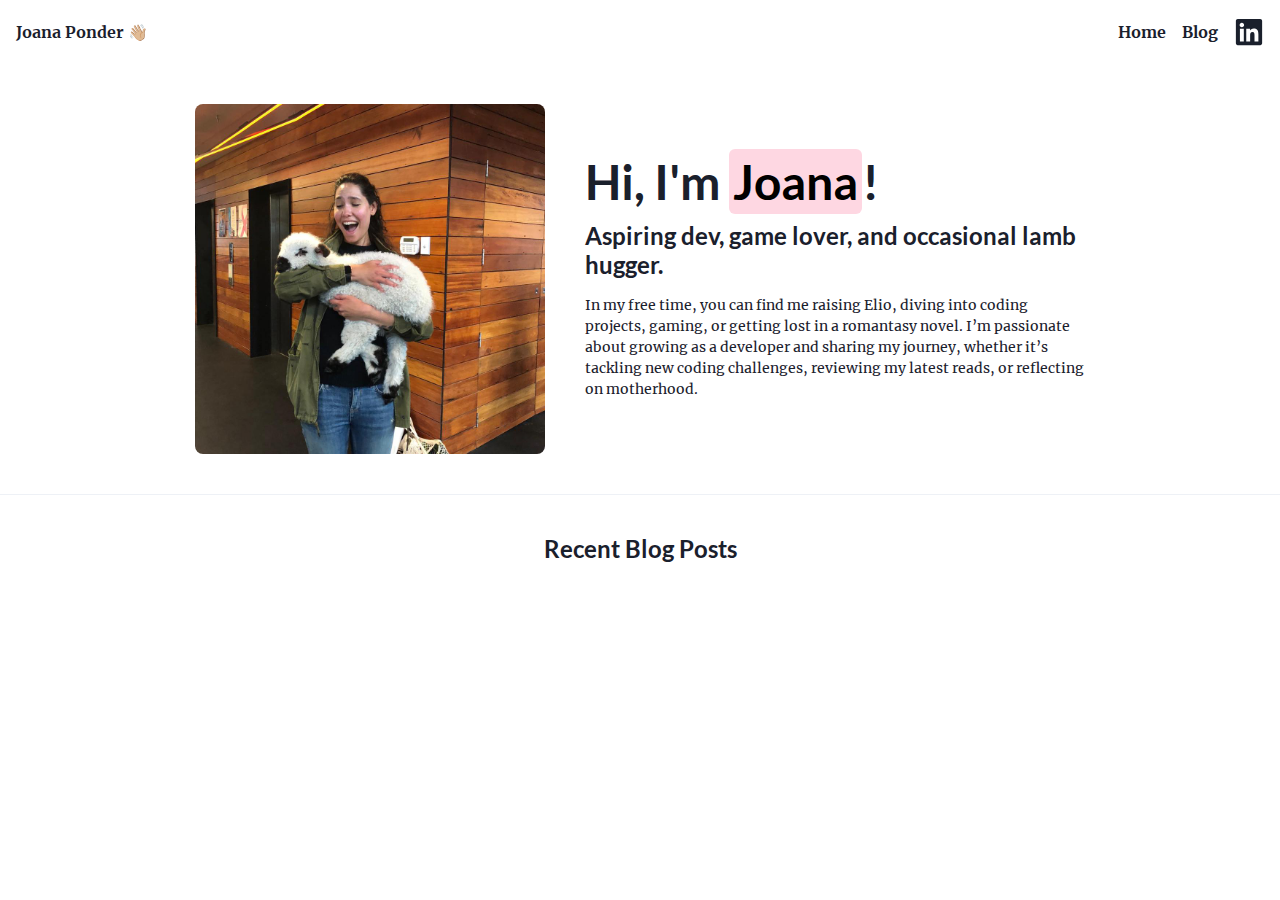
<file: index.html>
<!DOCTYPE html>
<html lang="en">
  <head>
    <meta charset="UTF-8" />
    <link rel="icon" type="image/svg+xml" href="/assets/favicon-32x32-BIs-htmz.png" />
    <meta name="viewport" content="width=device-width, initial-scale=1.0" />
    <title>Joana Nicolaas Ponder | Dev</title>
    <script type="module" crossorigin src="/assets/index-BMQ_mDb-.js"></script>
    <link rel="stylesheet" crossorigin href="/assets/index-Dpt4_oC0.css">
  </head>
  <body>
    <div id="root"></div>
  </body>
</html>
</file>
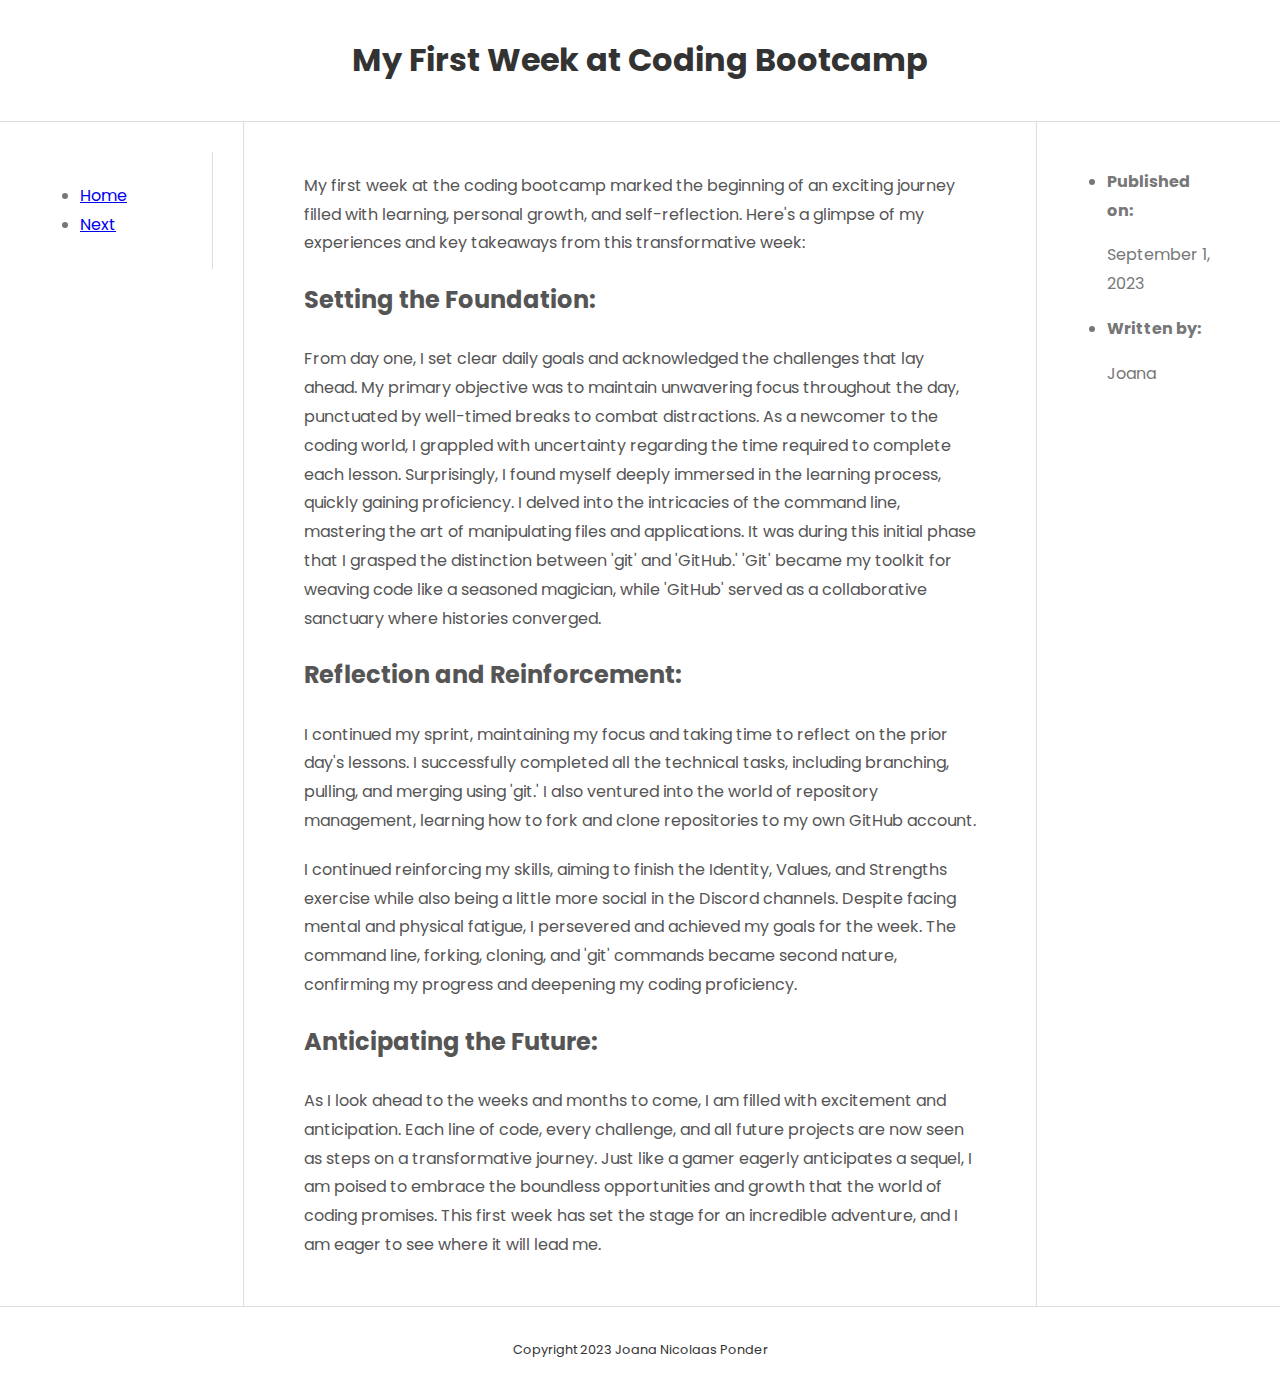
<file: blog/embarking-on-the-journey.html>
<!DOCTYPE html>
<html>
  <head>
    <title>My First Week at Coding Bootcamp</title>
    <meta charset="UTF-8" />
    <link href="../styles/blog.css" rel="stylesheet" type="text/css" />
  </head>

  <body>
    <div class="grid-container">
      <header><h1>My First Week at Coding Bootcamp</h1></header>
      <nav>
        <nav>
          <li><a href="/index.html">Home</a></li>
          <li><a href="/blog/javascript-dom.html">Next</a></li>
        </nav>
      </nav>
      <article>
        <p>
          My first week at the coding bootcamp marked the beginning of an
          exciting journey filled with learning, personal growth, and
          self-reflection. Here's a glimpse of my experiences and key takeaways
          from this transformative week:
        </p>

        <p class="title">Setting the Foundation:</p>
        <p>
          From day one, I set clear daily goals and acknowledged the challenges
          that lay ahead. My primary objective was to maintain unwavering focus
          throughout the day, punctuated by well-timed breaks to combat
          distractions. As a newcomer to the coding world, I grappled with
          uncertainty regarding the time required to complete each lesson.
          Surprisingly, I found myself deeply immersed in the learning process,
          quickly gaining proficiency. I delved into the intricacies of the
          command line, mastering the art of manipulating files and
          applications. It was during this initial phase that I grasped the
          distinction between 'git' and 'GitHub.' 'Git' became my toolkit for
          weaving code like a seasoned magician, while 'GitHub' served as a
          collaborative sanctuary where histories converged.
        </p>

        <p class="title">Reflection and Reinforcement:</p>
        <p>
          I continued my sprint, maintaining my focus and taking time to reflect
          on the prior day's lessons. I successfully completed all the technical
          tasks, including branching, pulling, and merging using 'git.' I also
          ventured into the world of repository management, learning how to fork
          and clone repositories to my own GitHub account.
        </p>
        <p>
          I continued reinforcing my skills, aiming to finish the Identity,
          Values, and Strengths exercise while also being a little more social
          in the Discord channels. Despite facing mental and physical fatigue, I
          persevered and achieved my goals for the week. The command line,
          forking, cloning, and 'git' commands became second nature, confirming
          my progress and deepening my coding proficiency.
        </p>

        <p class="title">Anticipating the Future:</p>
        <p>
          As I look ahead to the weeks and months to come, I am filled with
          excitement and anticipation. Each line of code, every challenge, and
          all future projects are now seen as steps on a transformative journey.
          Just like a gamer eagerly anticipates a sequel, I am poised to embrace
          the boundless opportunities and growth that the world of coding
          promises. This first week has set the stage for an incredible
          adventure, and I am eager to see where it will lead me.
        </p>
      </article>
      <aside>
        <ul>
          <li>
            <p><strong>Published on:</strong></p>
            <p>September 1, 2023</p>
          </li>

          <li>
            <p><strong>Written by: </strong></p>
            <p>Joana</p>
          </li>
        </ul>
      </aside>
      <footer><p>Copyright 2023 Joana Nicolaas Ponder</p></footer>
    </div>
  </body>
</html>
</file>
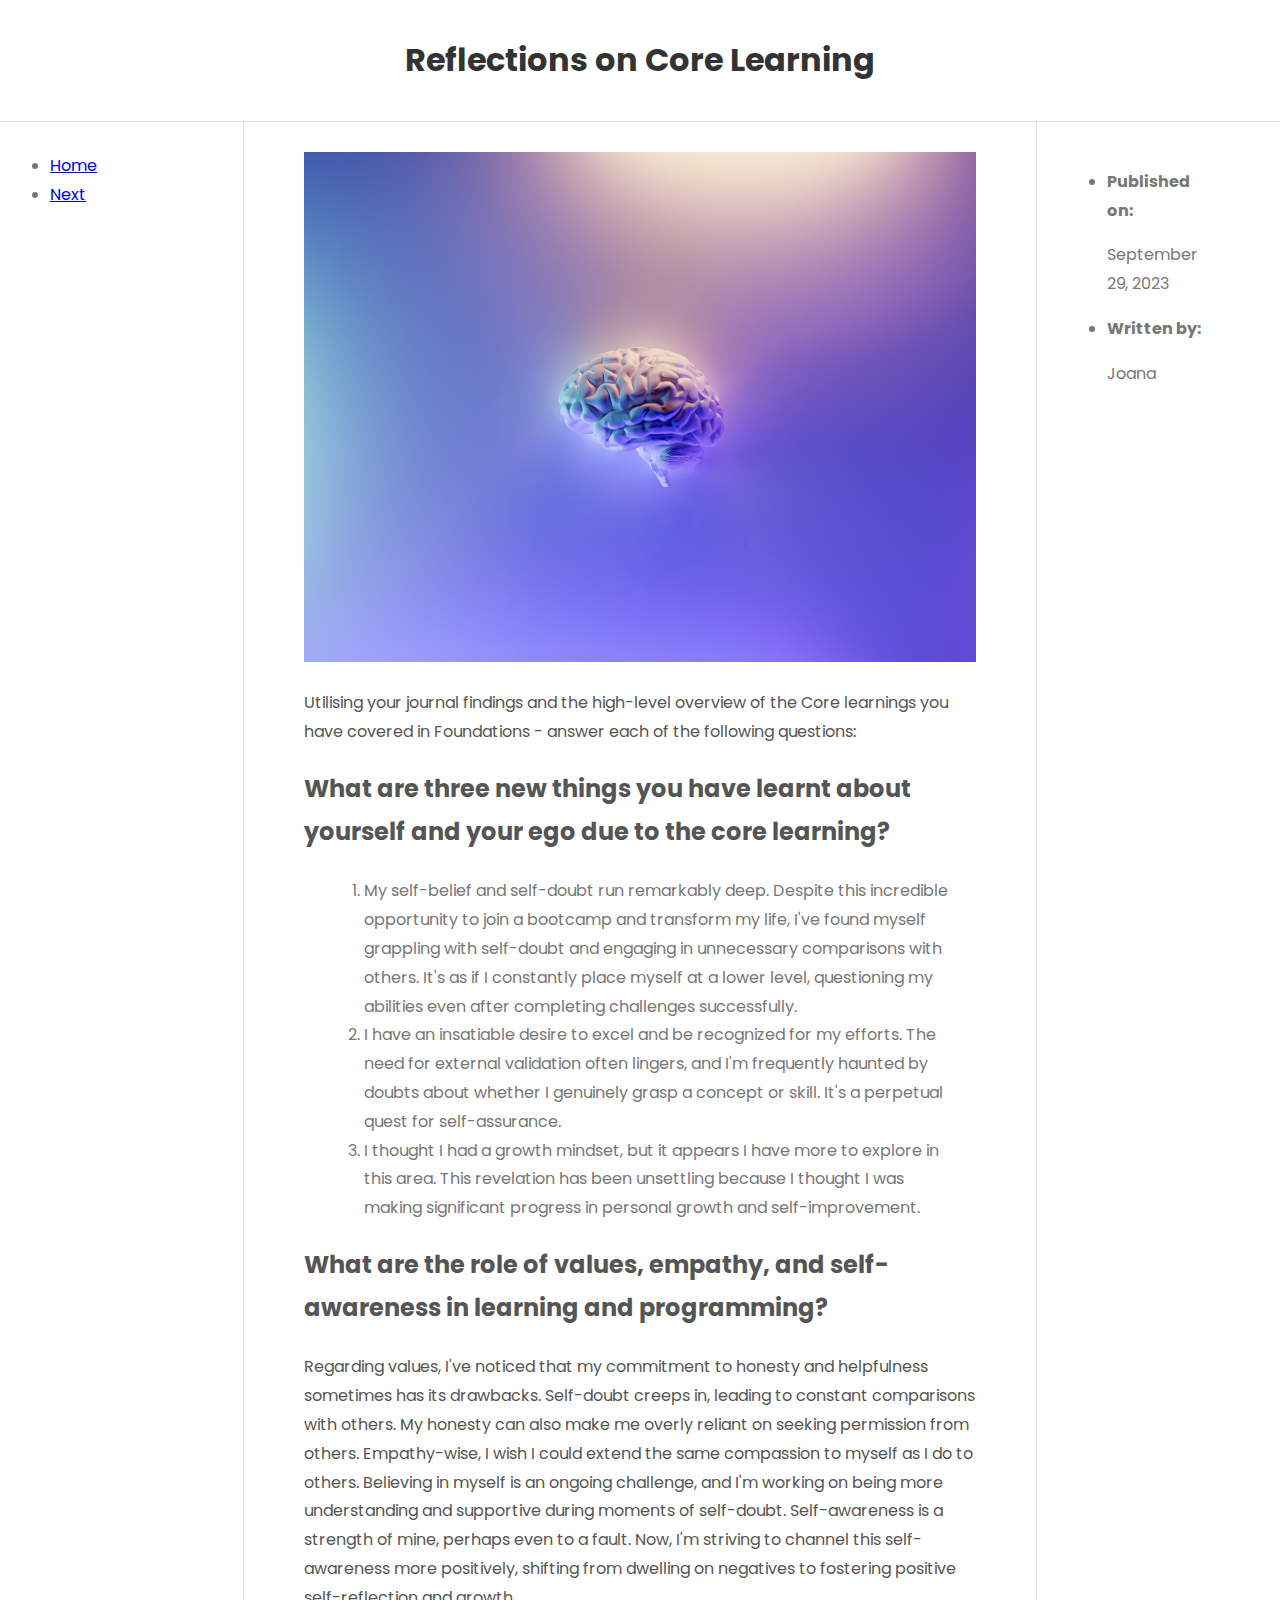
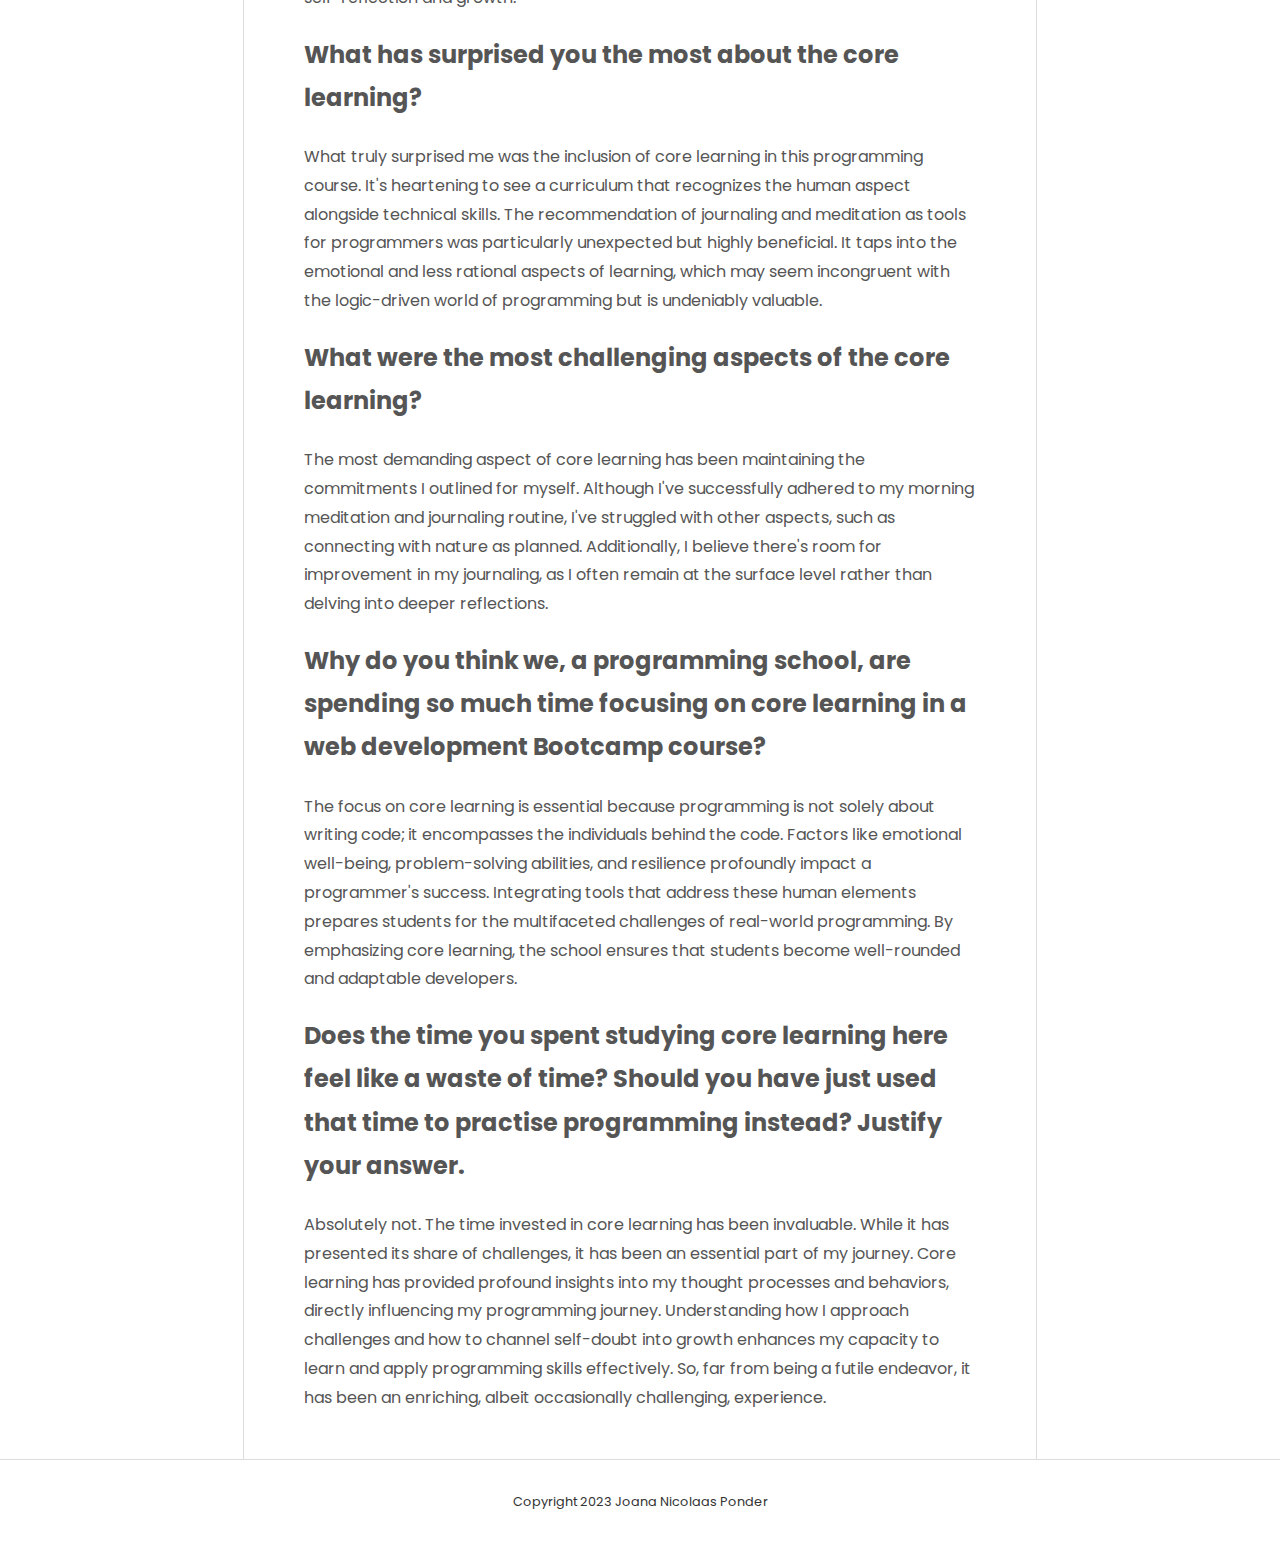
<file: blog/foundations-reflection.html>
<!DOCTYPE html>
<html>
  <head>
    <title>Reflections on Core Learning</title>
    <meta charset="UTF-8" />
    <link href="/styles/blog.css" rel="stylesheet" type="text/css" />
  </head>

  <body>
    <div class="grid-container">
      <header>
        <h1>Reflections on Core Learning</h1>
      </header>

      <nav>
        <li><a href="/index.html">Home</a></li>
        <li><a href="/blog/problem-solving.html">Next</a></li>
      </nav>

      <article>
        <img src="/images/milad-fakurian-58Z17lnVS4U-unsplash.jpg" alt="" />
        <p>
          Utilising your journal findings and the high-level overview of the
          Core learnings you have covered in Foundations - answer each of the
          following questions:
        </p>
        <p class="title">
          What are three new things you have learnt about yourself and your ego
          due to the core learning?
        </p>

        <ol>
          <li>
            My self-belief and self-doubt run remarkably deep. Despite this
            incredible opportunity to join a bootcamp and transform my life,
            I've found myself grappling with self-doubt and engaging in
            unnecessary comparisons with others. It's as if I constantly place
            myself at a lower level, questioning my abilities even after
            completing challenges successfully.
          </li>
          <li>
            I have an insatiable desire to excel and be recognized for my
            efforts. The need for external validation often lingers, and I'm
            frequently haunted by doubts about whether I genuinely grasp a
            concept or skill. It's a perpetual quest for self-assurance.
          </li>
          <li>
            I thought I had a growth mindset, but it appears I have more to
            explore in this area. This revelation has been unsettling because I
            thought I was making significant progress in personal growth and
            self-improvement.
          </li>
        </ol>

        <p class="title">
          What are the role of values, empathy, and self-awareness in learning
          and programming?
        </p>
        <p>
          Regarding values, I've noticed that my commitment to honesty and
          helpfulness sometimes has its drawbacks. Self-doubt creeps in, leading
          to constant comparisons with others. My honesty can also make me
          overly reliant on seeking permission from others. Empathy-wise, I wish
          I could extend the same compassion to myself as I do to others.
          Believing in myself is an ongoing challenge, and I'm working on being
          more understanding and supportive during moments of self-doubt.
          Self-awareness is a strength of mine, perhaps even to a fault. Now,
          I'm striving to channel this self-awareness more positively, shifting
          from dwelling on negatives to fostering positive self-reflection and
          growth.
        </p>
        <p class="title">
          What has surprised you the most about the core learning?
        </p>
        <p>
          What truly surprised me was the inclusion of core learning in this
          programming course. It's heartening to see a curriculum that
          recognizes the human aspect alongside technical skills. The
          recommendation of journaling and meditation as tools for programmers
          was particularly unexpected but highly beneficial. It taps into the
          emotional and less rational aspects of learning, which may seem
          incongruent with the logic-driven world of programming but is
          undeniably valuable.
        </p>
        <p class="title">
          What were the most challenging aspects of the core learning?
        </p>
        <p>
          The most demanding aspect of core learning has been maintaining the
          commitments I outlined for myself. Although I've successfully adhered
          to my morning meditation and journaling routine, I've struggled with
          other aspects, such as connecting with nature as planned.
          Additionally, I believe there's room for improvement in my journaling,
          as I often remain at the surface level rather than delving into deeper
          reflections.
        </p>
        <p class="title">
          Why do you think we, a programming school, are spending so much time
          focusing on core learning in a web development Bootcamp course?
        </p>
        <p>
          The focus on core learning is essential because programming is not
          solely about writing code; it encompasses the individuals behind the
          code. Factors like emotional well-being, problem-solving abilities,
          and resilience profoundly impact a programmer's success. Integrating
          tools that address these human elements prepares students for the
          multifaceted challenges of real-world programming. By emphasizing core
          learning, the school ensures that students become well-rounded and
          adaptable developers.
        </p>
        <p class="title">
          Does the time you spent studying core learning here feel like a waste
          of time? Should you have just used that time to practise programming
          instead? Justify your answer.
        </p>
        <p>
          Absolutely not. The time invested in core learning has been
          invaluable. While it has presented its share of challenges, it has
          been an essential part of my journey. Core learning has provided
          profound insights into my thought processes and behaviors, directly
          influencing my programming journey. Understanding how I approach
          challenges and how to channel self-doubt into growth enhances my
          capacity to learn and apply programming skills effectively. So, far
          from being a futile endeavor, it has been an enriching, albeit
          occasionally challenging, experience.
        </p>
      </article>
      <aside>
        <ul>
          <li>
            <p><strong>Published on:</strong></p>
            <p>September 29, 2023</p>
          </li>

          <li>
            <p><strong>Written by: </strong></p>
            <p>Joana</p>
          </li>
        </ul>
      </aside>
      <footer><p>Copyright 2023 Joana Nicolaas Ponder</p></footer>
    </div>
  </body>
</html>
</file>
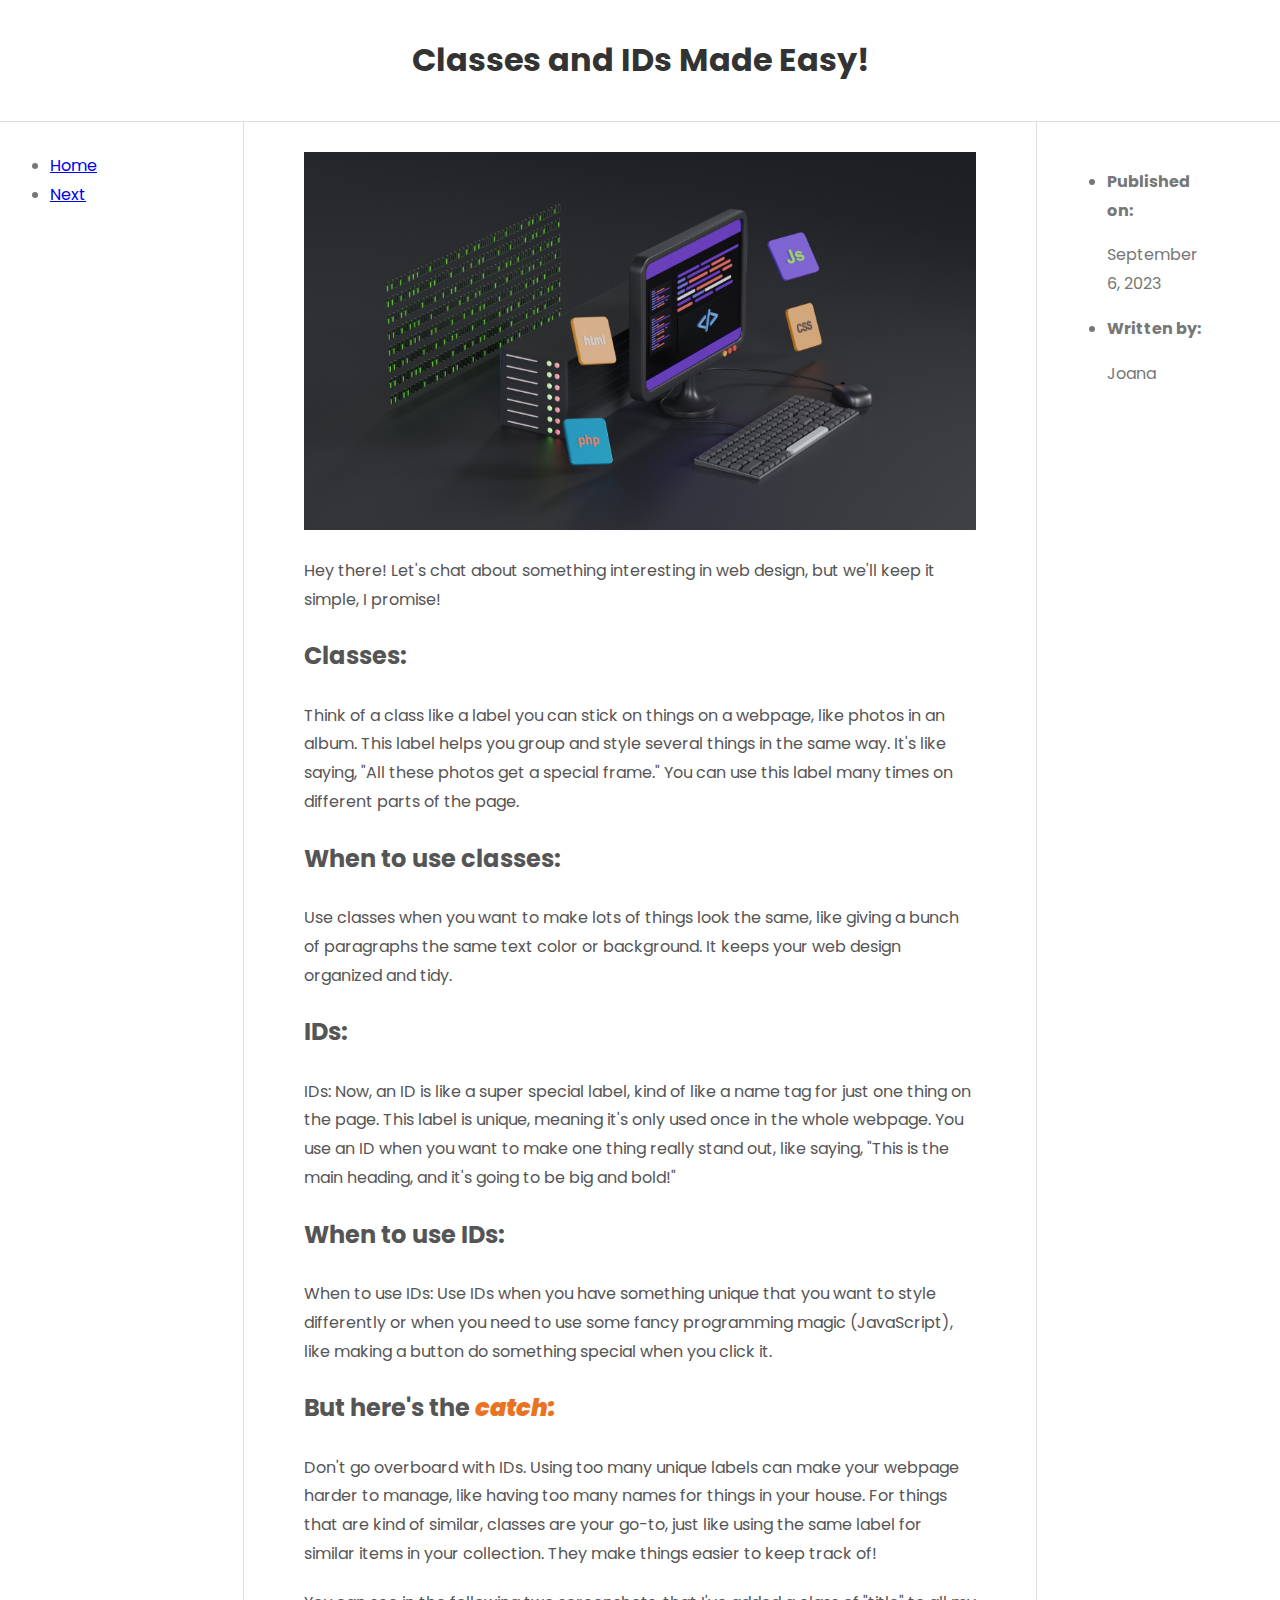
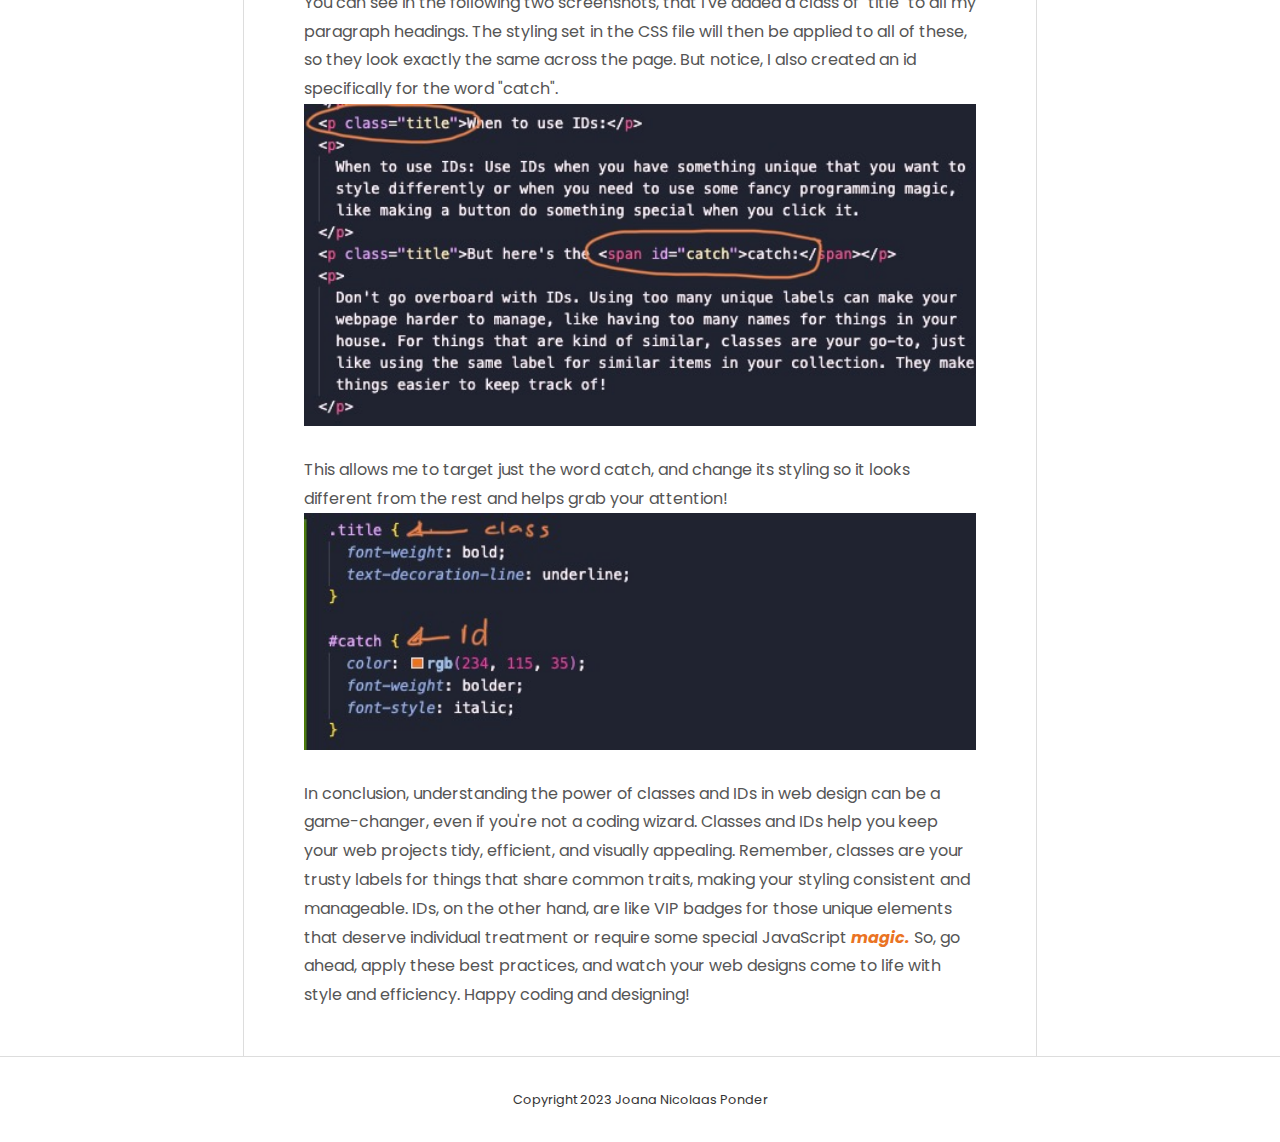
<file: blog/html-css.html>
<!DOCTYPE html>
<html>
  <head>
    <title>Classes and IDs Made Easy!</title>
    <meta charset="UTF-8" />
    <link href="/styles/blog.css" rel="stylesheet" type="text/css" />
  </head>

  <body>
    <div class="grid-container">
      <header>
        <h1>Classes and IDs Made Easy!</h1>
      </header>

      <nav>
        <li><a href="/index.html">Home</a></li>
        <li><a href="/blog/te-houtaewa-template.html">Next</a></li>
      </nav>

      <article>
        <img
          src="/images/growtika-9WnjxT1NCoY-unsplash.jpg"
          alt="a computer with keyboard and mouse"
        />
        <p>
          Hey there! Let's chat about something interesting in web design, but
          we'll keep it simple, I promise!
        </p>
        <p class="title">Classes:</p>
        <p>
          Think of a class like a label you can stick on things on a webpage,
          like photos in an album. This label helps you group and style several
          things in the same way. It's like saying, "All these photos get a
          special frame." You can use this label many times on different parts
          of the page.
        </p>
        <p class="title">When to use classes:</p>
        <p>
          Use classes when you want to make lots of things look the same, like
          giving a bunch of paragraphs the same text color or background. It
          keeps your web design organized and tidy.
        </p>
        <p class="title">IDs:</p>
        <p>
          IDs: Now, an ID is like a super special label, kind of like a name tag
          for just one thing on the page. This label is unique, meaning it's
          only used once in the whole webpage. You use an ID when you want to
          make one thing really stand out, like saying, "This is the main
          heading, and it's going to be big and bold!"
        </p>
        <p class="title">When to use IDs:</p>
        <p>
          When to use IDs: Use IDs when you have something unique that you want
          to style differently or when you need to use some fancy programming
          magic (JavaScript), like making a button do something special when you
          click it.
        </p>
        <p class="title">But here's the <span id="catch">catch:</span></p>
        <p>
          Don't go overboard with IDs. Using too many unique labels can make
          your webpage harder to manage, like having too many names for things
          in your house. For things that are kind of similar, classes are your
          go-to, just like using the same label for similar items in your
          collection. They make things easier to keep track of!
        </p>

        <p>
          You can see in the following two screenshots, that I've added a class
          of "title" to all my paragraph headings. The styling set in the CSS
          file will then be applied to all of these, so they look exactly the
          same across the page. But notice, I also created an id specifically
          for the word "catch".

          <img
            src="/images/class and id html.jpg"
            alt="image showing html file with class and id elements"
          />
        </p>
        <p>
          This allows me to target just the word catch, and change its styling
          so it looks different from the rest and helps grab your attention!<br />

          <img
            src="/images/class and id css  2.jpg"
            alt="image showing css file with class and id styled elements"
          />
        </p>

        <p>
          In conclusion, understanding the power of classes and IDs in web
          design can be a game-changer, even if you're not a coding wizard.
          Classes and IDs help you keep your web projects tidy, efficient, and
          visually appealing. Remember, classes are your trusty labels for
          things that share common traits, making your styling consistent and
          manageable. IDs, on the other hand, are like VIP badges for those
          unique elements that deserve individual treatment or require some
          special JavaScript
          <span id="catch">magic.</span> So, go ahead, apply these best
          practices, and watch your web designs come to life with style and
          efficiency. Happy coding and designing!
        </p>
      </article>
      <aside>
        <ul>
          <li>
            <p><strong>Published on:</strong></p>
            <p>September 6, 2023</p>
          </li>

          <li>
            <p><strong>Written by: </strong></p>
            <p>Joana</p>
          </li>
        </ul>
      </aside>
      <footer><p>Copyright 2023 Joana Nicolaas Ponder</p></footer>
    </div>
  </body>
</html>
</file>
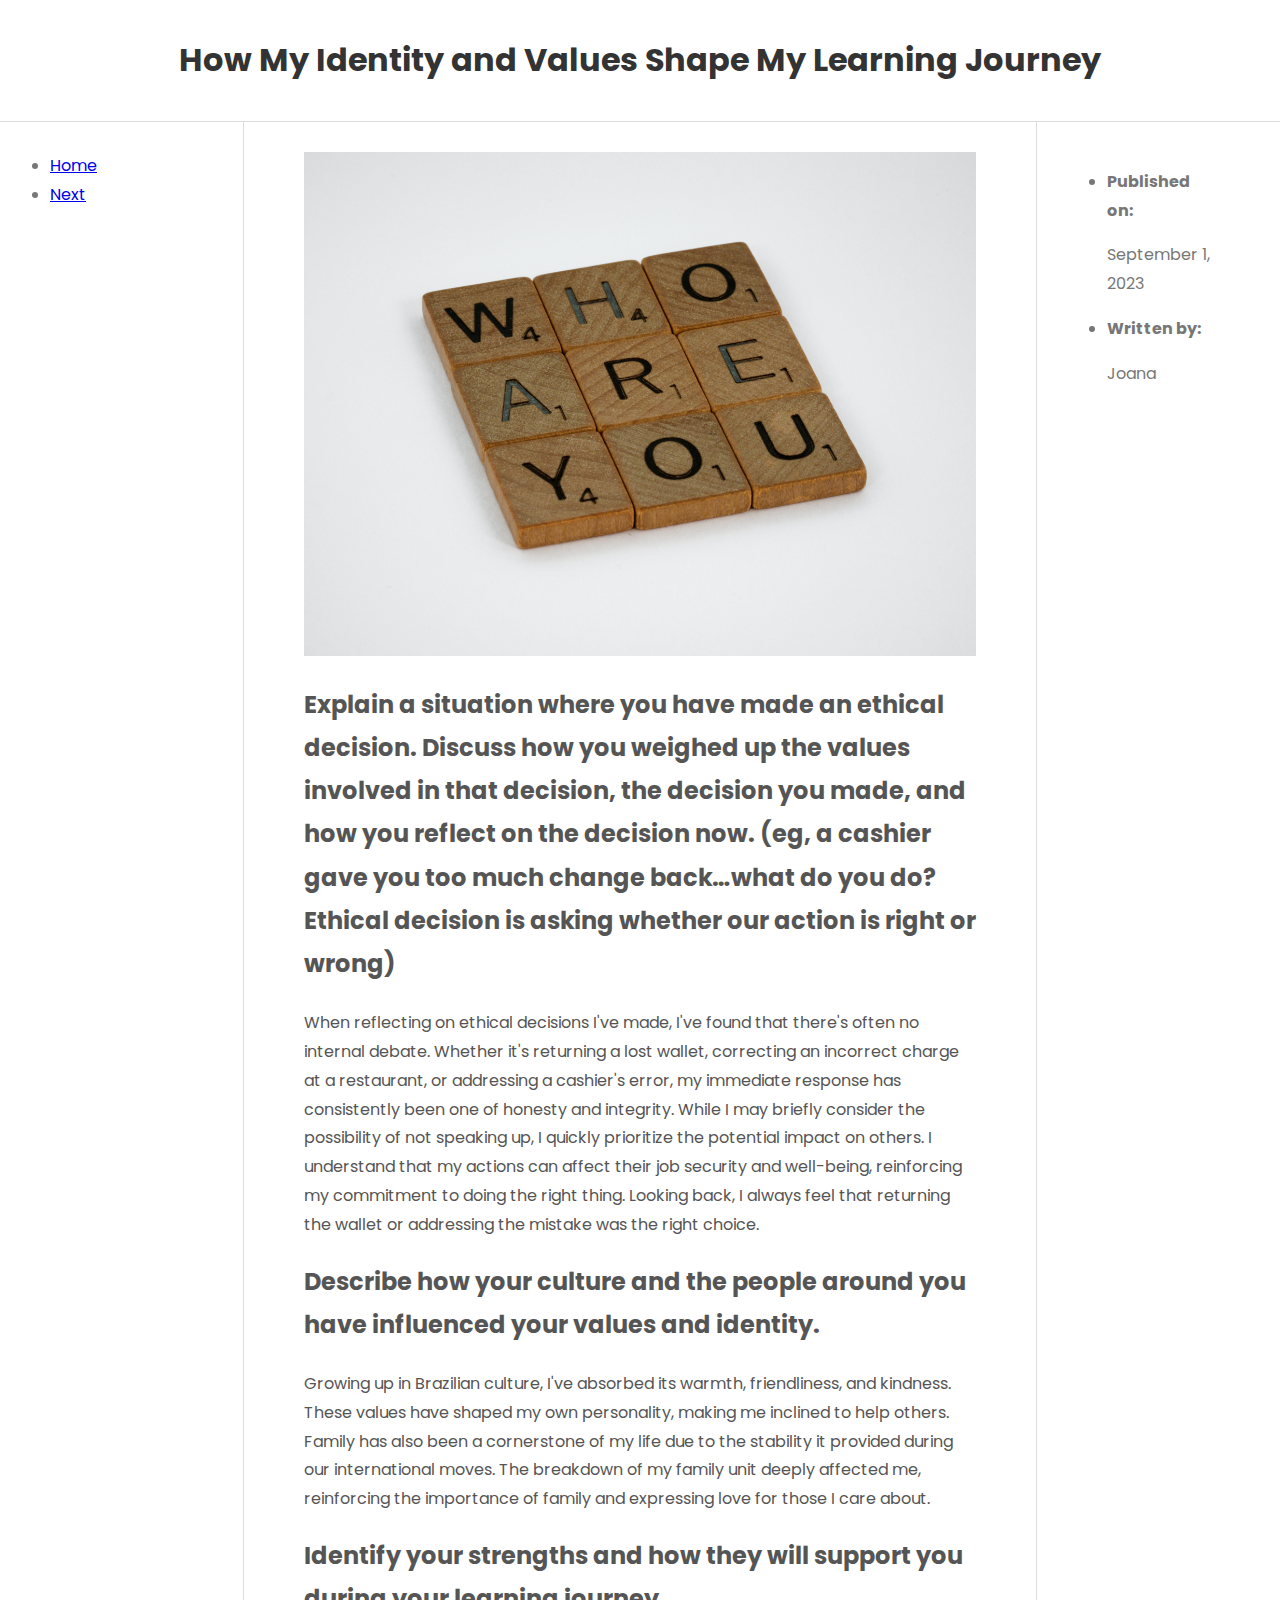
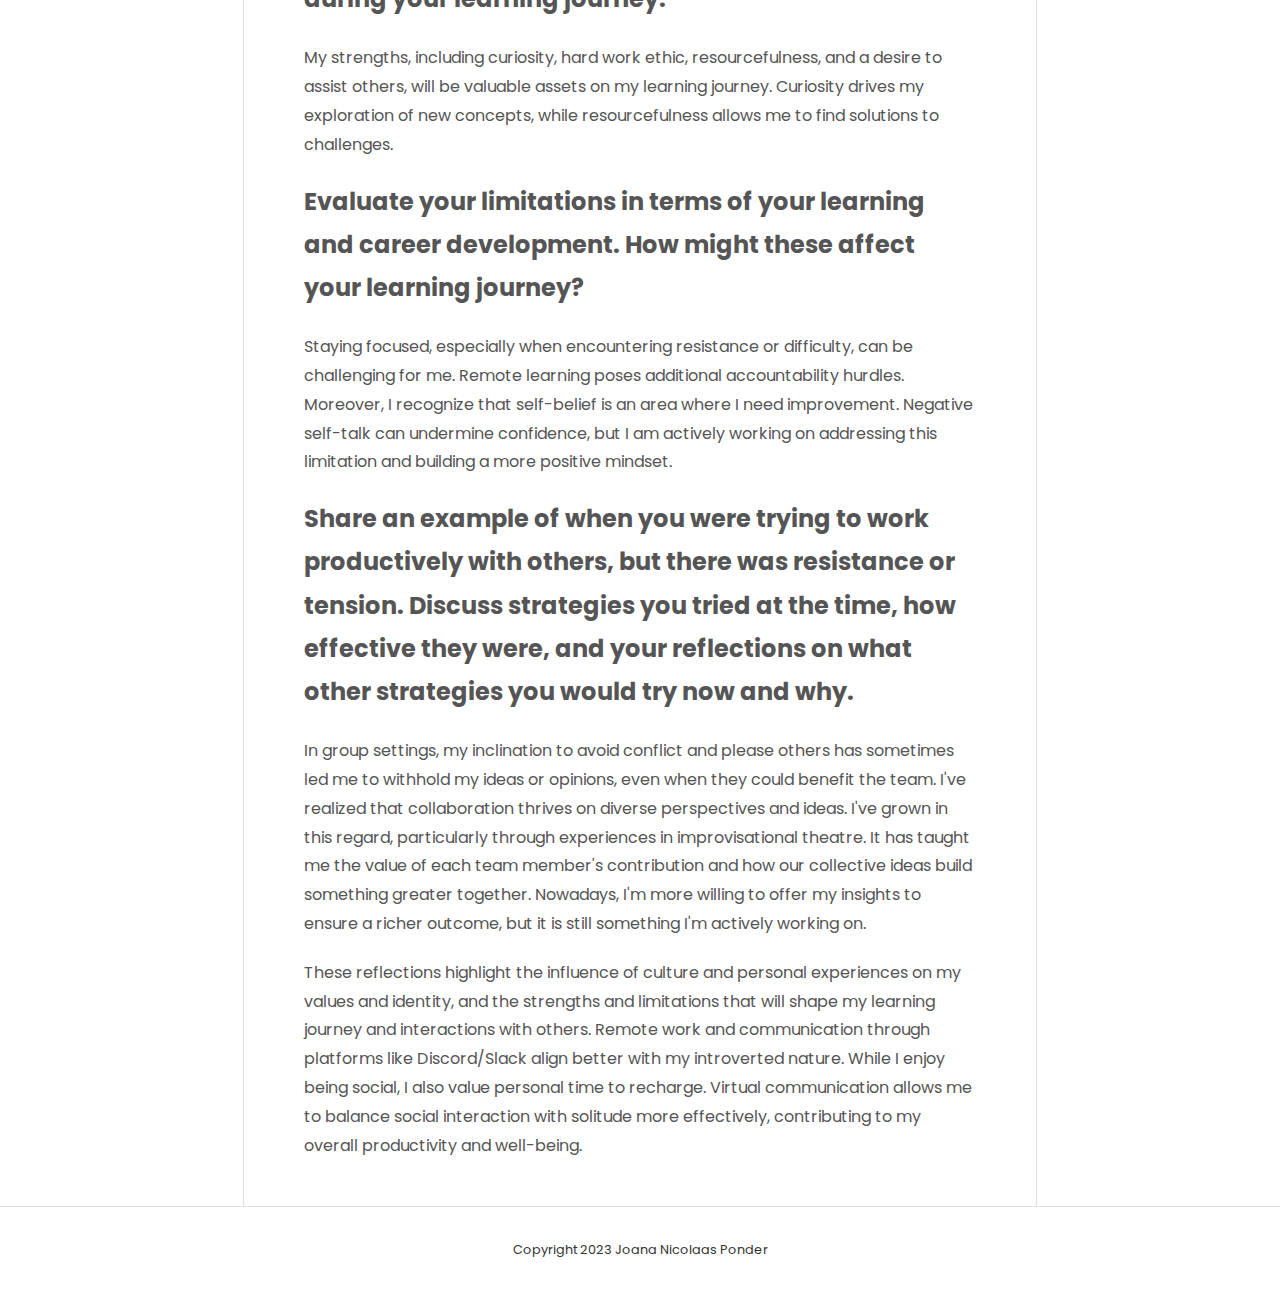
<file: blog/identity-values.html>
<!DOCTYPE html>
<html>
  <head>
    <title>How My Identity and Values Shape My Learning Journey</title>
    <meta charset="UTF-8" />
    <link href="/styles/blog.css" rel="stylesheet" type="text/css" />
  </head>

  <body>
    <div class="grid-container">
      <header>
        <h1>How My Identity and Values Shape My Learning Journey</h1>
      </header>

      <nav>
        <li><a href="/index.html">Home</a></li>
        <li><a href="/blog/html-css.html">Next</a></li>
      </nav>

      <article>
        <img
          src="/images/brett-jordan-D44kHt8Ex14-unsplash.jpg"
          alt="letter blocks spelling who are you"
        />
        <p class="title">
          Explain a situation where you have made an ethical decision. Discuss
          how you weighed up the values involved in that decision, the decision
          you made, and how you reflect on the decision now. (eg, a cashier gave
          you too much change back…what do you do? Ethical decision is asking
          whether our action is right or wrong)
        </p>
        <p>
          When reflecting on ethical decisions I've made, I've found that
          there's often no internal debate. Whether it's returning a lost
          wallet, correcting an incorrect charge at a restaurant, or addressing
          a cashier's error, my immediate response has consistently been one of
          honesty and integrity. While I may briefly consider the possibility of
          not speaking up, I quickly prioritize the potential impact on others.
          I understand that my actions can affect their job security and
          well-being, reinforcing my commitment to doing the right thing.
          Looking back, I always feel that returning the wallet or addressing
          the mistake was the right choice.
        </p>
        <p class="title">
          Describe how your culture and the people around you have influenced
          your values and identity.
        </p>
        <p>
          Growing up in Brazilian culture, I've absorbed its warmth,
          friendliness, and kindness. These values have shaped my own
          personality, making me inclined to help others. Family has also been a
          cornerstone of my life due to the stability it provided during our
          international moves. The breakdown of my family unit deeply affected
          me, reinforcing the importance of family and expressing love for those
          I care about.
        </p>

        <p class="title">
          Identify your strengths and how they will support you during your
          learning journey.
        </p>

        <p>
          My strengths, including curiosity, hard work ethic, resourcefulness,
          and a desire to assist others, will be valuable assets on my learning
          journey. Curiosity drives my exploration of new concepts, while
          resourcefulness allows me to find solutions to challenges.
        </p>
        <p class="title">
          Evaluate your limitations in terms of your learning and career
          development. How might these affect your learning journey?
        </p>
        <p>
          Staying focused, especially when encountering resistance or
          difficulty, can be challenging for me. Remote learning poses
          additional accountability hurdles. Moreover, I recognize that
          self-belief is an area where I need improvement. Negative self-talk
          can undermine confidence, but I am actively working on addressing this
          limitation and building a more positive mindset.
        </p>

        <p class="title">
          Share an example of when you were trying to work productively with
          others, but there was resistance or tension. Discuss strategies you
          tried at the time, how effective they were, and your reflections on
          what other strategies you would try now and why.
        </p>
        <p>
          In group settings, my inclination to avoid conflict and please others
          has sometimes led me to withhold my ideas or opinions, even when they
          could benefit the team. I've realized that collaboration thrives on
          diverse perspectives and ideas. I've grown in this regard,
          particularly through experiences in improvisational theatre. It has
          taught me the value of each team member's contribution and how our
          collective ideas build something greater together. Nowadays, I'm more
          willing to offer my insights to ensure a richer outcome, but it is
          still something I'm actively working on.
        </p>

        <p>
          These reflections highlight the influence of culture and personal
          experiences on my values and identity, and the strengths and
          limitations that will shape my learning journey and interactions with
          others. Remote work and communication through platforms like
          Discord/Slack align better with my introverted nature. While I enjoy
          being social, I also value personal time to recharge. Virtual
          communication allows me to balance social interaction with solitude
          more effectively, contributing to my overall productivity and
          well-being.
        </p>
      </article>
      <aside>
        <ul>
          <li>
            <p><strong>Published on:</strong></p>
            <p>September 1, 2023</p>
          </li>

          <li>
            <p><strong>Written by: </strong></p>
            <p>Joana</p>
          </li>
        </ul>
      </aside>
      <footer><p>Copyright 2023 Joana Nicolaas Ponder</p></footer>
    </div>
  </body>
</html>
</file>
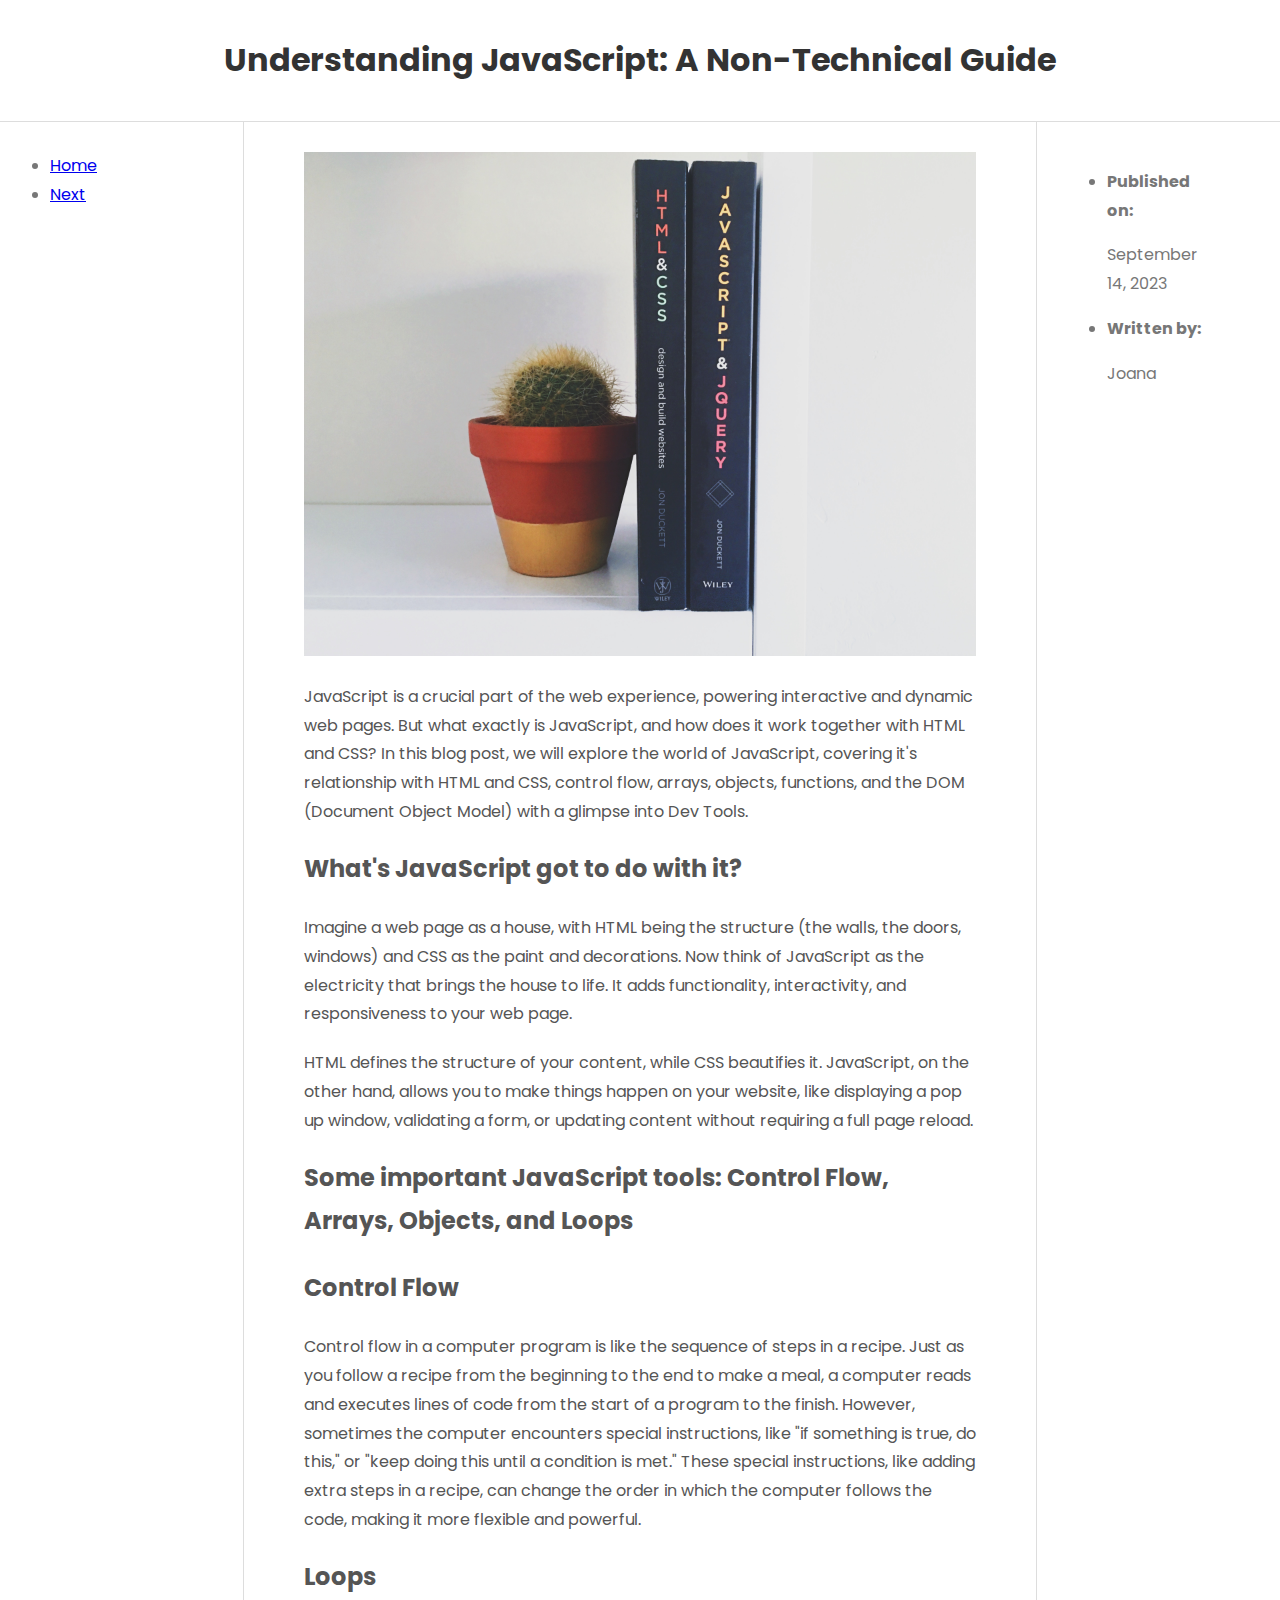
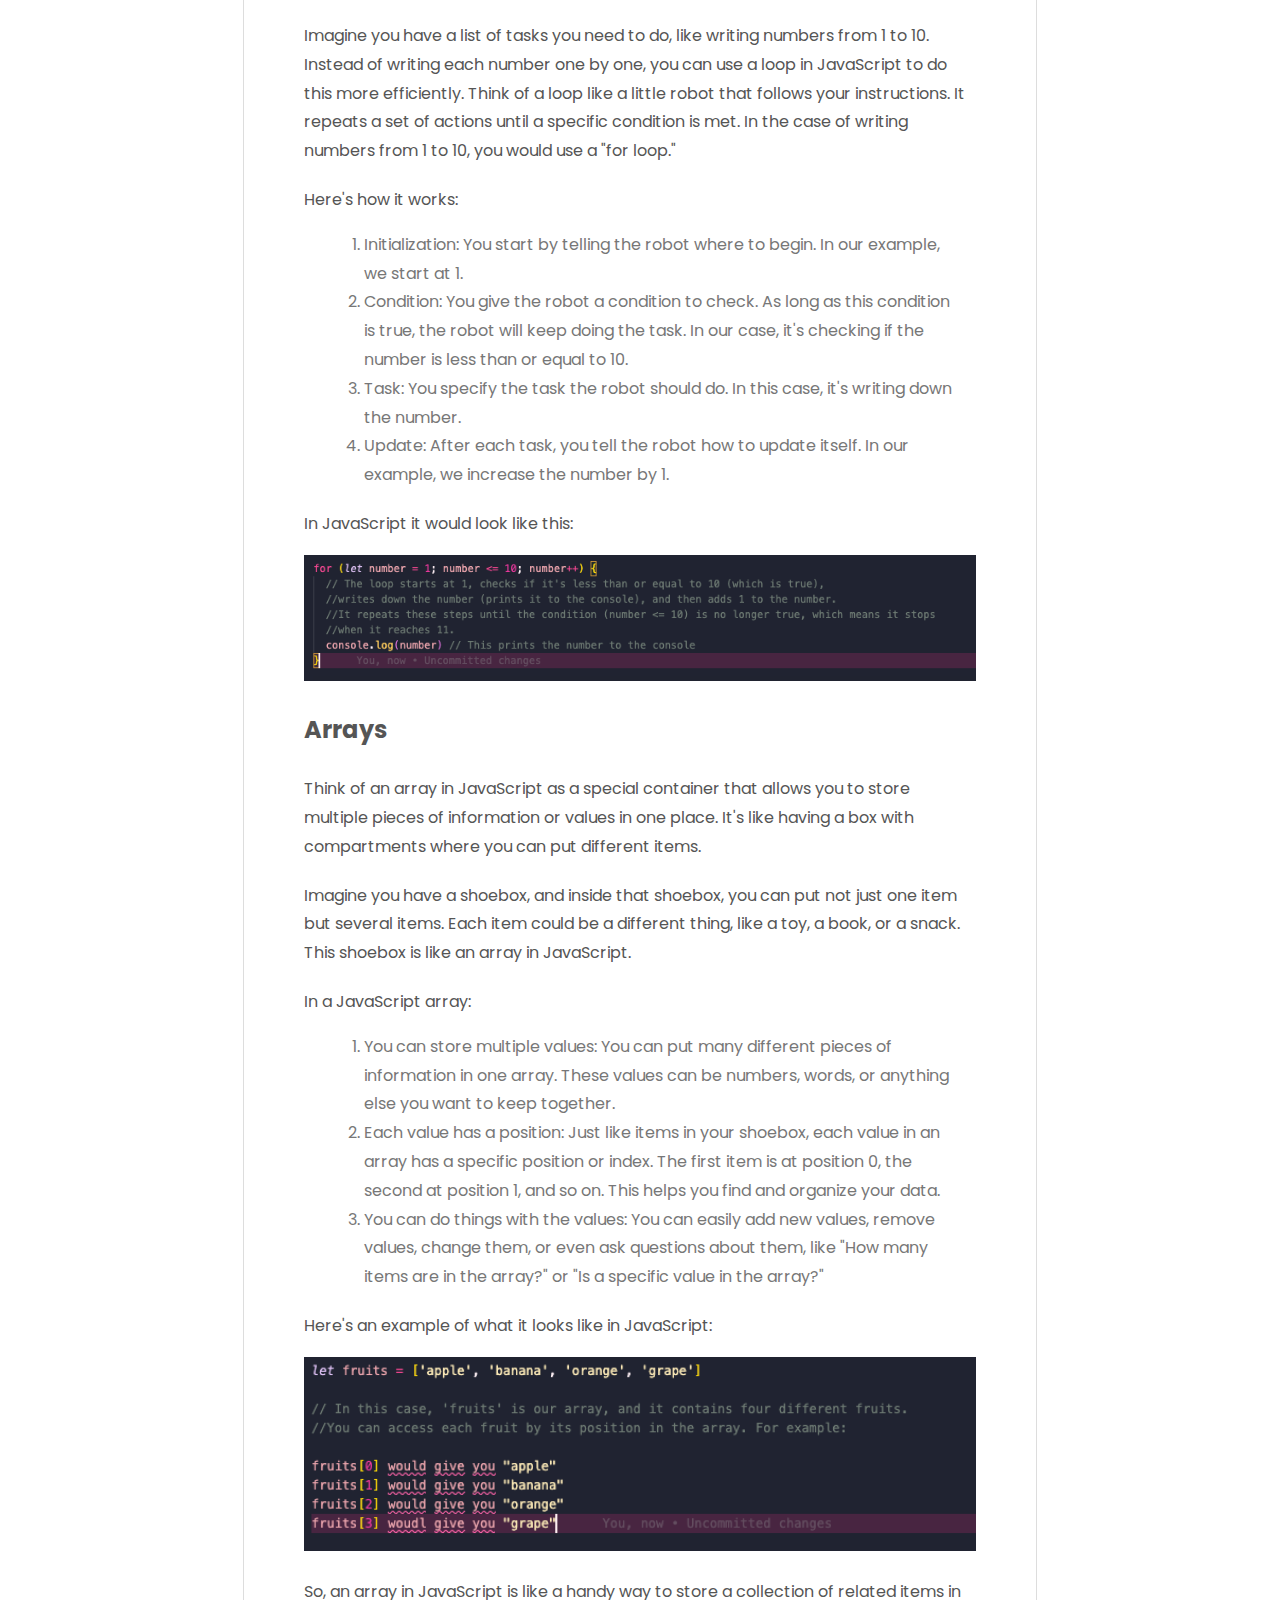
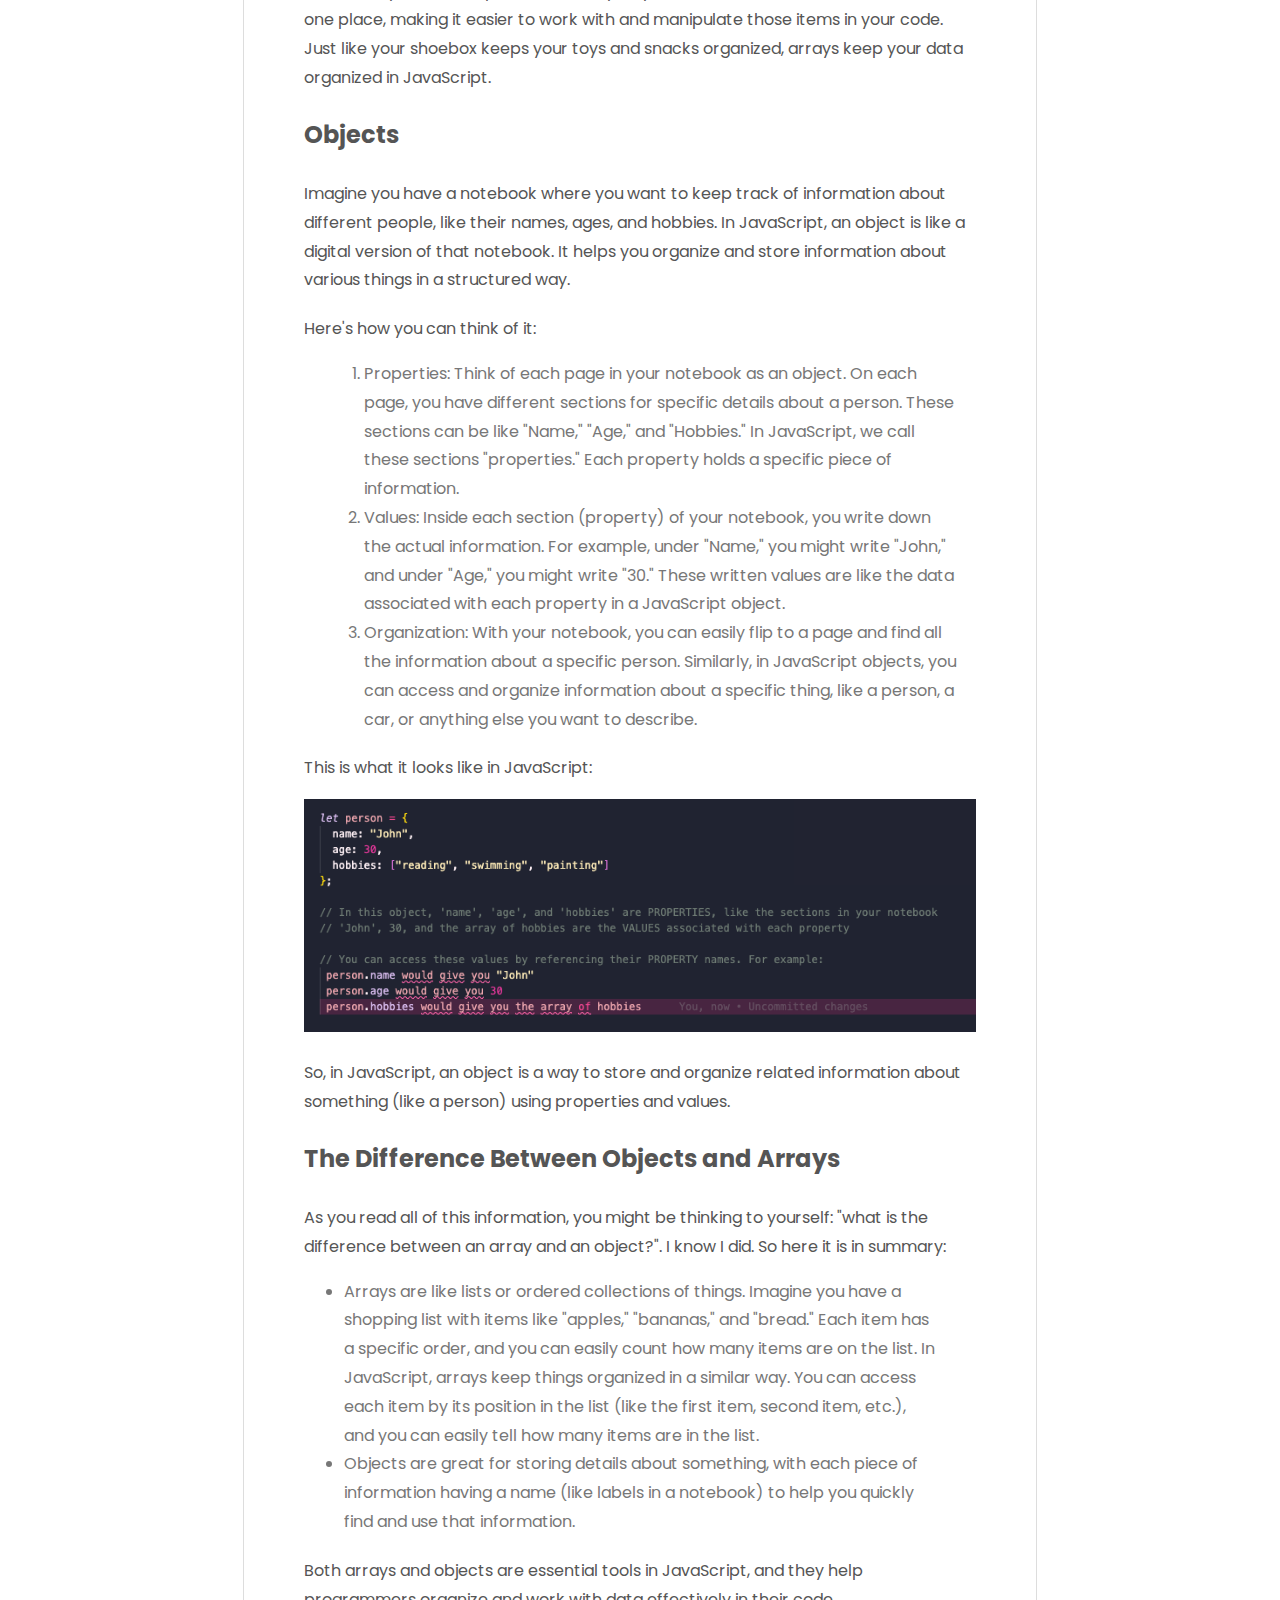
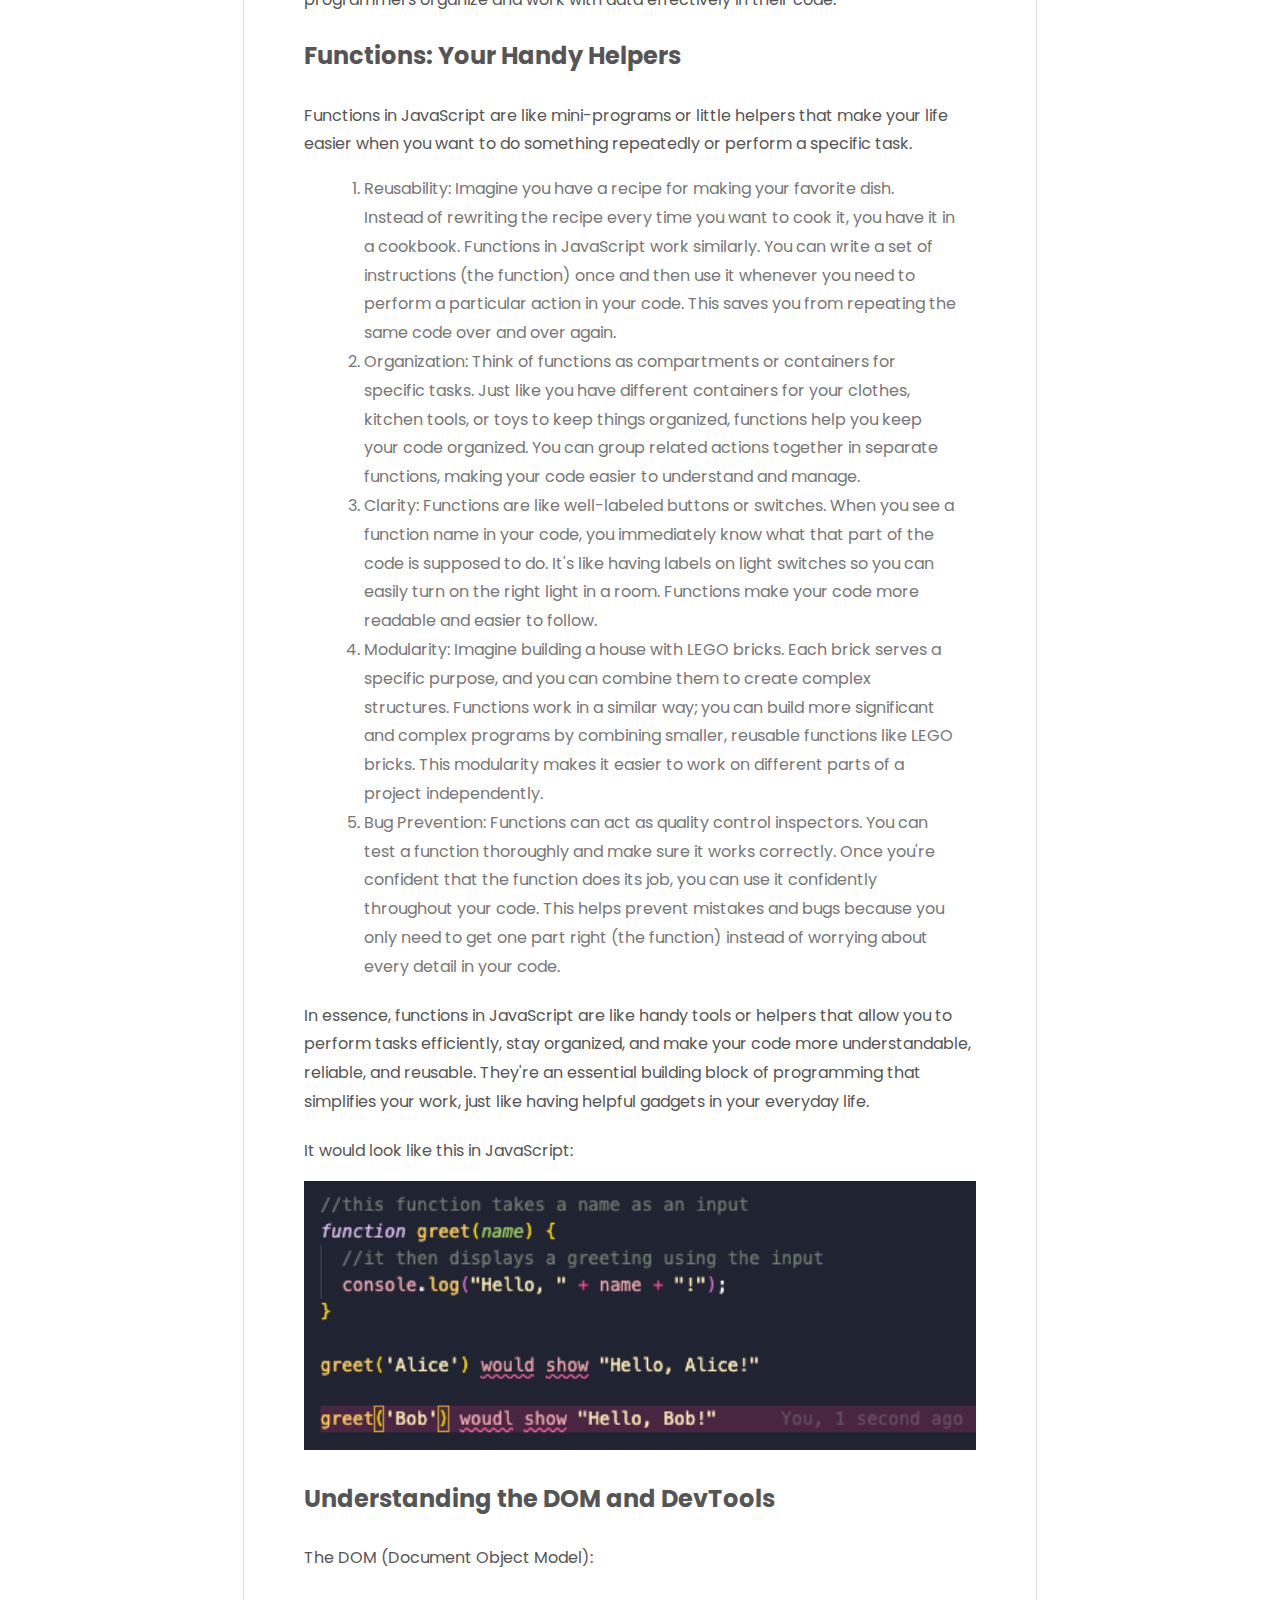
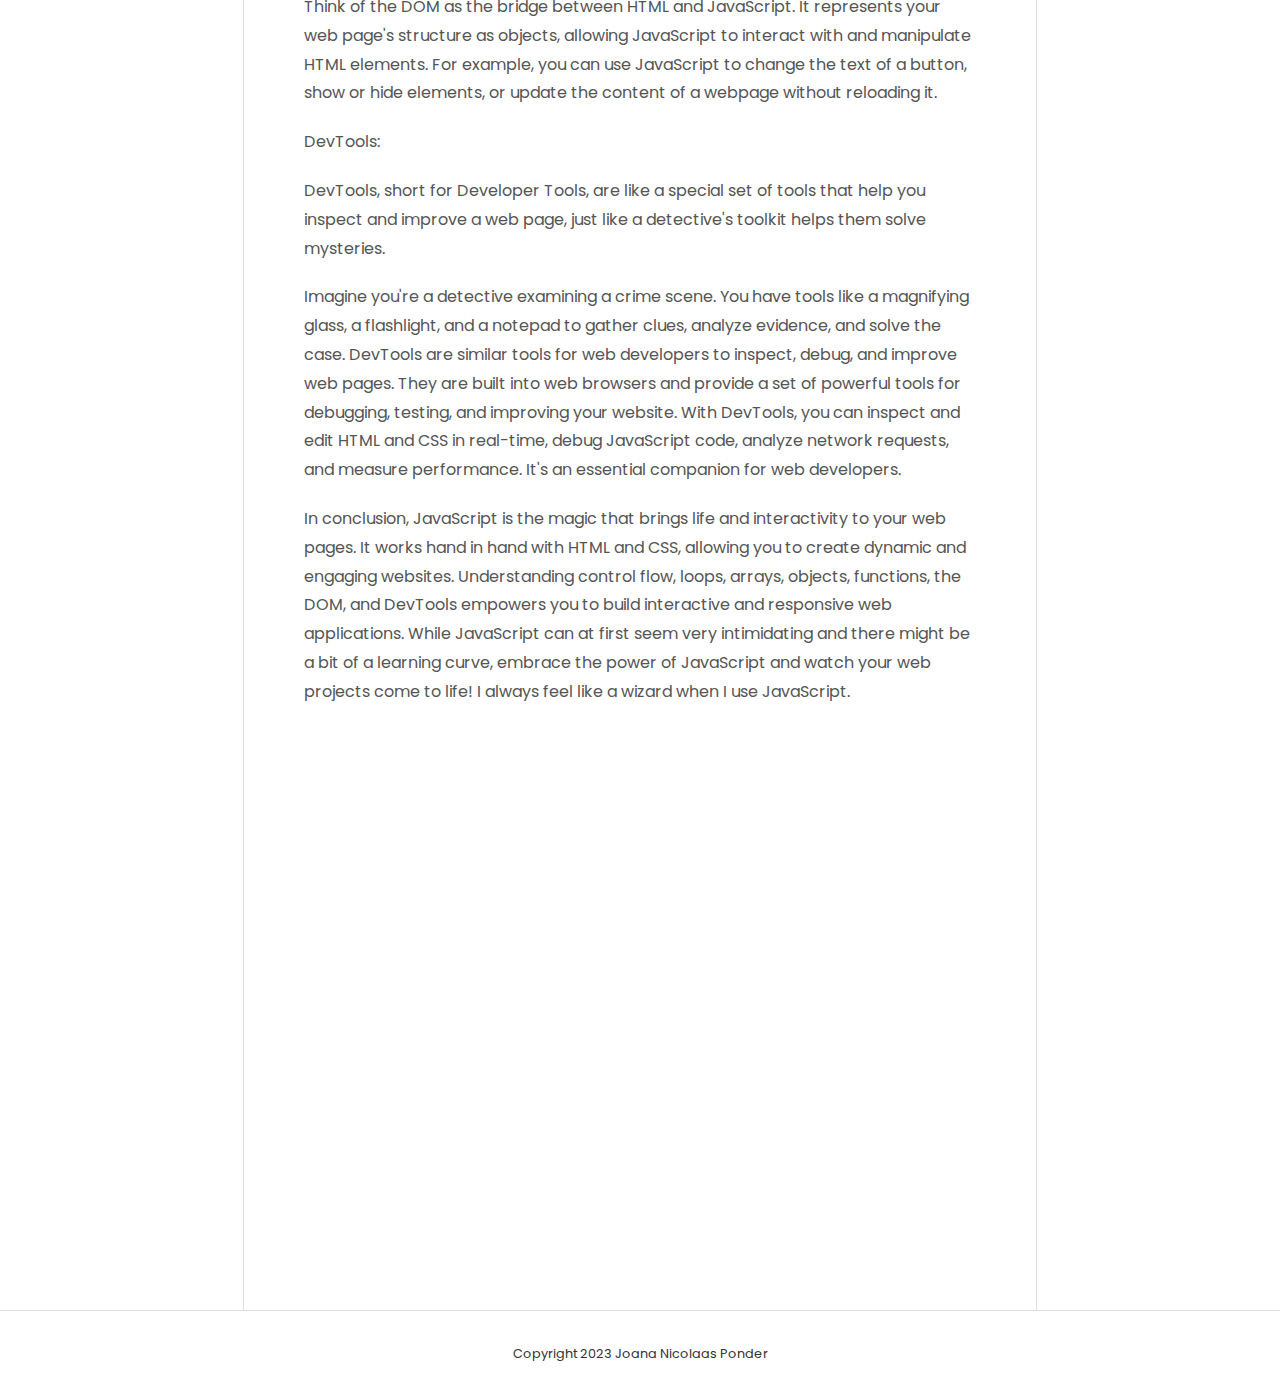
<file: blog/javascript-dom.html>
<!DOCTYPE html>
<html>
  <head>
    <title>Understanding JavaScript: A Non-Technical Guide</title>
    <meta charset="UTF-8" />
    <link href="/styles/blog.css" rel="stylesheet" type="text/css" />
  </head>

  <body>
    <div class="grid-container">
      <header>
        <h1>Understanding JavaScript: A Non-Technical Guide</h1>
      </header>

      <nav>
        <li><a href="/index.html">Home</a></li>
        <li><a href="/blog/emotional-intelligence.html">Next</a></li>
      </nav>

      <article>
        <img
          src="/images/greg-rakozy-vw3Ahg4x1tY-unsplash.jpg"
          alt="books titled html, css and javascript"
        />
        <p>
          JavaScript is a crucial part of the web experience, powering
          interactive and dynamic web pages. But what exactly is JavaScript, and
          how does it work together with HTML and CSS? In this blog post, we
          will explore the world of JavaScript, covering it's relationship with
          HTML and CSS, control flow, arrays, objects, functions, and the DOM
          (Document Object Model) with a glimpse into Dev Tools.
        </p>

        <p class="title">What's JavaScript got to do with it?</p>
        <p>
          Imagine a web page as a house, with HTML being the structure (the
          walls, the doors, windows) and CSS as the paint and decorations. Now
          think of JavaScript as the electricity that brings the house to life.
          It adds functionality, interactivity, and responsiveness to your web
          page.
        </p>
        <p>
          HTML defines the structure of your content, while CSS beautifies it.
          JavaScript, on the other hand, allows you to make things happen on
          your website, like displaying a pop up window, validating a form, or
          updating content without requiring a full page reload.
        </p>

        <p class="title">
          Some important JavaScript tools: Control Flow, Arrays, Objects, and
          Loops
        </p>
        <p class="title">Control Flow</p>
        <p>
          Control flow in a computer program is like the sequence of steps in a
          recipe. Just as you follow a recipe from the beginning to the end to
          make a meal, a computer reads and executes lines of code from the
          start of a program to the finish. However, sometimes the computer
          encounters special instructions, like "if something is true, do this,"
          or "keep doing this until a condition is met." These special
          instructions, like adding extra steps in a recipe, can change the
          order in which the computer follows the code, making it more flexible
          and powerful.
        </p>

        <p class="title">Loops</p>
        <p>
          Imagine you have a list of tasks you need to do, like writing numbers
          from 1 to 10. Instead of writing each number one by one, you can use a
          loop in JavaScript to do this more efficiently. Think of a loop like a
          little robot that follows your instructions. It repeats a set of
          actions until a specific condition is met. In the case of writing
          numbers from 1 to 10, you would use a "for loop."
        </p>
        <p>Here's how it works:</p>
        <ol>
          <li>
            Initialization: You start by telling the robot where to begin. In
            our example, we start at 1.
          </li>
          <li>
            Condition: You give the robot a condition to check. As long as this
            condition is true, the robot will keep doing the task. In our case,
            it's checking if the number is less than or equal to 10.
          </li>
          <li>
            Task: You specify the task the robot should do. In this case, it's
            writing down the number.
          </li>
          <li>
            Update: After each task, you tell the robot how to update itself. In
            our example, we increase the number by 1.
          </li>
        </ol>
        <p>In JavaScript it would look like this:</p>
        <img
          src="/images/js-loop.png"
          alt="screenshot showing a for loop in javascript"
        />

        <p class="title">Arrays</p>
        <p>
          Think of an array in JavaScript as a special container that allows you
          to store multiple pieces of information or values in one place. It's
          like having a box with compartments where you can put different items.
        </p>
        <p>
          Imagine you have a shoebox, and inside that shoebox, you can put not
          just one item but several items. Each item could be a different thing,
          like a toy, a book, or a snack. This shoebox is like an array in
          JavaScript.
        </p>

        <p>In a JavaScript array:</p>
        <ol>
          <li>
            You can store multiple values: You can put many different pieces of
            information in one array. These values can be numbers, words, or
            anything else you want to keep together.
          </li>
          <li>
            Each value has a position: Just like items in your shoebox, each
            value in an array has a specific position or index. The first item
            is at position 0, the second at position 1, and so on. This helps
            you find and organize your data.
          </li>
          <li>
            You can do things with the values: You can easily add new values,
            remove values, change them, or even ask questions about them, like
            "How many items are in the array?" or "Is a specific value in the
            array?"
          </li>
        </ol>
        <p>Here's an example of what it looks like in JavaScript:</p>
        <img
          src="/images/array-js.png"
          alt="screenshot showing an array of fruits
    in javascript"
        />
        <p>
          So, an array in JavaScript is like a handy way to store a collection
          of related items in one place, making it easier to work with and
          manipulate those items in your code. Just like your shoebox keeps your
          toys and snacks organized, arrays keep your data organized in
          JavaScript.
        </p>
        <p class="title">Objects</p>
        <p>
          Imagine you have a notebook where you want to keep track of
          information about different people, like their names, ages, and
          hobbies. In JavaScript, an object is like a digital version of that
          notebook. It helps you organize and store information about various
          things in a structured way.
        </p>
        <p>Here's how you can think of it:</p>
        <ol>
          <li>
            Properties: Think of each page in your notebook as an object. On
            each page, you have different sections for specific details about a
            person. These sections can be like "Name," "Age," and "Hobbies." In
            JavaScript, we call these sections "properties." Each property holds
            a specific piece of information.
          </li>
          <li>
            Values: Inside each section (property) of your notebook, you write
            down the actual information. For example, under "Name," you might
            write "John," and under "Age," you might write "30." These written
            values are like the data associated with each property in a
            JavaScript object.
          </li>
          <li>
            Organization: With your notebook, you can easily flip to a page and
            find all the information about a specific person. Similarly, in
            JavaScript objects, you can access and organize information about a
            specific thing, like a person, a car, or anything else you want to
            describe.
          </li>
        </ol>
        <p>This is what it looks like in JavaScript:</p>
        <img
          src="/images/object-js.png"
          alt="a screenshot showing an object in javascript, detailing a person with properties name, age, and hobbies"
        />
        <p>
          So, in JavaScript, an object is a way to store and organize related
          information about something (like a person) using properties and
          values.
        </p>
        <p class="title">The Difference Between Objects and Arrays</p>
        <p>
          As you read all of this information, you might be thinking to
          yourself: "what is the difference between an array and an object?". I
          know I did. So here it is in summary:
        </p>
        <ul>
          <li>
            Arrays are like lists or ordered collections of things. Imagine you
            have a shopping list with items like "apples," "bananas," and
            "bread." Each item has a specific order, and you can easily count
            how many items are on the list. In JavaScript, arrays keep things
            organized in a similar way. You can access each item by its position
            in the list (like the first item, second item, etc.), and you can
            easily tell how many items are in the list.
          </li>
          <li>
            Objects are great for storing details about something, with each
            piece of information having a name (like labels in a notebook) to
            help you quickly find and use that information.
          </li>
        </ul>
        <p>
          Both arrays and objects are essential tools in JavaScript, and they
          help programmers organize and work with data effectively in their
          code.
        </p>

        <p class="title">Functions: Your Handy Helpers</p>
        <p>
          Functions in JavaScript are like mini-programs or little helpers that
          make your life easier when you want to do something repeatedly or
          perform a specific task.
        </p>
        <ol>
          <li>
            Reusability: Imagine you have a recipe for making your favorite
            dish. Instead of rewriting the recipe every time you want to cook
            it, you have it in a cookbook. Functions in JavaScript work
            similarly. You can write a set of instructions (the function) once
            and then use it whenever you need to perform a particular action in
            your code. This saves you from repeating the same code over and over
            again.
          </li>

          <li>
            Organization: Think of functions as compartments or containers for
            specific tasks. Just like you have different containers for your
            clothes, kitchen tools, or toys to keep things organized, functions
            help you keep your code organized. You can group related actions
            together in separate functions, making your code easier to
            understand and manage.
          </li>
          <li>
            Clarity: Functions are like well-labeled buttons or switches. When
            you see a function name in your code, you immediately know what that
            part of the code is supposed to do. It's like having labels on light
            switches so you can easily turn on the right light in a room.
            Functions make your code more readable and easier to follow.
          </li>
          <li>
            Modularity: Imagine building a house with LEGO bricks. Each brick
            serves a specific purpose, and you can combine them to create
            complex structures. Functions work in a similar way; you can build
            more significant and complex programs by combining smaller, reusable
            functions like LEGO bricks. This modularity makes it easier to work
            on different parts of a project independently.
          </li>
          <li>
            Bug Prevention: Functions can act as quality control inspectors. You
            can test a function thoroughly and make sure it works correctly.
            Once you're confident that the function does its job, you can use it
            confidently throughout your code. This helps prevent mistakes and
            bugs because you only need to get one part right (the function)
            instead of worrying about every detail in your code.
          </li>
        </ol>
        <p>
          In essence, functions in JavaScript are like handy tools or helpers
          that allow you to perform tasks efficiently, stay organized, and make
          your code more understandable, reliable, and reusable. They're an
          essential building block of programming that simplifies your work,
          just like having helpful gadgets in your everyday life.
        </p>
        <p>It would look like this in JavaScript:</p>
        <img
          src="/images/function - js.png"
          alt="screenshot showing a greet function coded in JavaScript"
        />

        <p class="title">Understanding the DOM and DevTools</p>
        <p>The DOM (Document Object Model):</p>
        <p>
          Think of the DOM as the bridge between HTML and JavaScript. It
          represents your web page's structure as objects, allowing JavaScript
          to interact with and manipulate HTML elements. For example, you can
          use JavaScript to change the text of a button, show or hide elements,
          or update the content of a webpage without reloading it.
        </p>
        <!-- <p>
      Think of a web page as a book. The DOM is like an index or table of
      contents for that book. It helps you find, access, and change specific
      parts of the web page, just like an index helps you locate chapters or
      sections in a book. Imagine you have a physical book, and you want to
      highlight a specific paragraph, change a word, or add a sticky note to it.
      The DOM allows JavaScript to do similar things to a web page. Here's how
      it works:
    </p>

    <ol>
      <li>
        Every Element is Like a Page: In a book, you can think of each page as
        an element on a web page, like a heading, a picture, or a paragraph.
      </li>
      <li>
        Elements Have Names: Just as book pages have titles and numbers,
        elements on a web page have names or IDs. These names help you find them
        quickly.
      </li>
      <li>
        JavaScript as the Highlighter: JavaScript is like a digital highlighter.
        It can find elements by their names or IDs and then change their content
        or appearance. For instance, you can use JavaScript to change the text
        inside a heading, make a picture disappear, or add new content to a web
        page.
      </li>
    </ol>
    <p>
      So, the DOM is like the tool that lets JavaScript interact with a web
      page, allowing it to read, modify, or update the content, making websites
      more interactive and dynamic.
    </p> -->

        <p>DevTools:</p>
        <p>
          DevTools, short for Developer Tools, are like a special set of tools
          that help you inspect and improve a web page, just like a detective's
          toolkit helps them solve mysteries.
        </p>

        <p>
          Imagine you're a detective examining a crime scene. You have tools
          like a magnifying glass, a flashlight, and a notepad to gather clues,
          analyze evidence, and solve the case. DevTools are similar tools for
          web developers to inspect, debug, and improve web pages. They are
          built into web browsers and provide a set of powerful tools for
          debugging, testing, and improving your website. With DevTools, you can
          inspect and edit HTML and CSS in real-time, debug JavaScript code,
          analyze network requests, and measure performance. It's an essential
          companion for web developers.
        </p>
        <!-- <p>Here's how DevTools help:</p>
    <ol>
      <li>
        Inspect Elements: Just like a magnifying glass helps you examine
        details, DevTools allow you to inspect elements on a web page. You can
        see the HTML structure, styles, and even see which part of the page is
        causing a problem.
      </li>
      <li>
        Debugging: It's like finding and fixing mistakes. DevTools help you
        identify errors in your JavaScript code, making it easier to solve
        problems and make your website work smoothly.
      </li>
      <li>
        Performance Analysis: DevTools can measure how fast your web page loads
        and how efficiently it runs. It's like having a stopwatch to see if your
        website is running at its best speed.
      </li>
      <li>
        Network Analysis: Imagine you're tracking a package online. DevTools
        show you all the requests your web page makes to load content, like
        images and videos. It helps you understand what's happening behind the
        scenes.
      </li>
    </ol>
    <p>
      In a nutshell, DevTools are like a detective's kit for web developers.
      They allow you to investigate, fix issues, and optimize your website,
      making sure it looks and works great for everyone who visits it.
    </p> -->

        <p>
          In conclusion, JavaScript is the magic that brings life and
          interactivity to your web pages. It works hand in hand with HTML and
          CSS, allowing you to create dynamic and engaging websites.
          Understanding control flow, loops, arrays, objects, functions, the
          DOM, and DevTools empowers you to build interactive and responsive web
          applications. While JavaScript can at first seem very intimidating and
          there might be a bit of a learning curve, embrace the power of
          JavaScript and watch your web projects come to life! I always feel
          like a wizard when I use JavaScript.
        </p>
        <div
          style="
            width: 100%;
            height: 0;
            padding-bottom: 80%;
            position: relative;
          "
        >
          <iframe
            src="https://giphy.com/embed/mz1kJeDVueKC4"
            width="50%"
            height="50%"
            style="position: absolute"
            frameborder="0"
            class="giphy-embed"
            allowfullscreen
          ></iframe>
        </div>
        <p>
          <a
            href="https://giphy.com/gifs/harry-potter-i-tried-philosophers-stone-mz1kJeDVueKC4"
          ></a>
        </p>
      </article>
      <aside>
        <ul>
          <li>
            <p><strong>Published on:</strong></p>
            <p>September 14, 2023</p>
          </li>

          <li>
            <p><strong>Written by: </strong></p>
            <p>Joana</p>
          </li>
        </ul>
      </aside>
      <footer><p>Copyright 2023 Joana Nicolaas Ponder</p></footer>
    </div>
  </body>
</html>
</file>
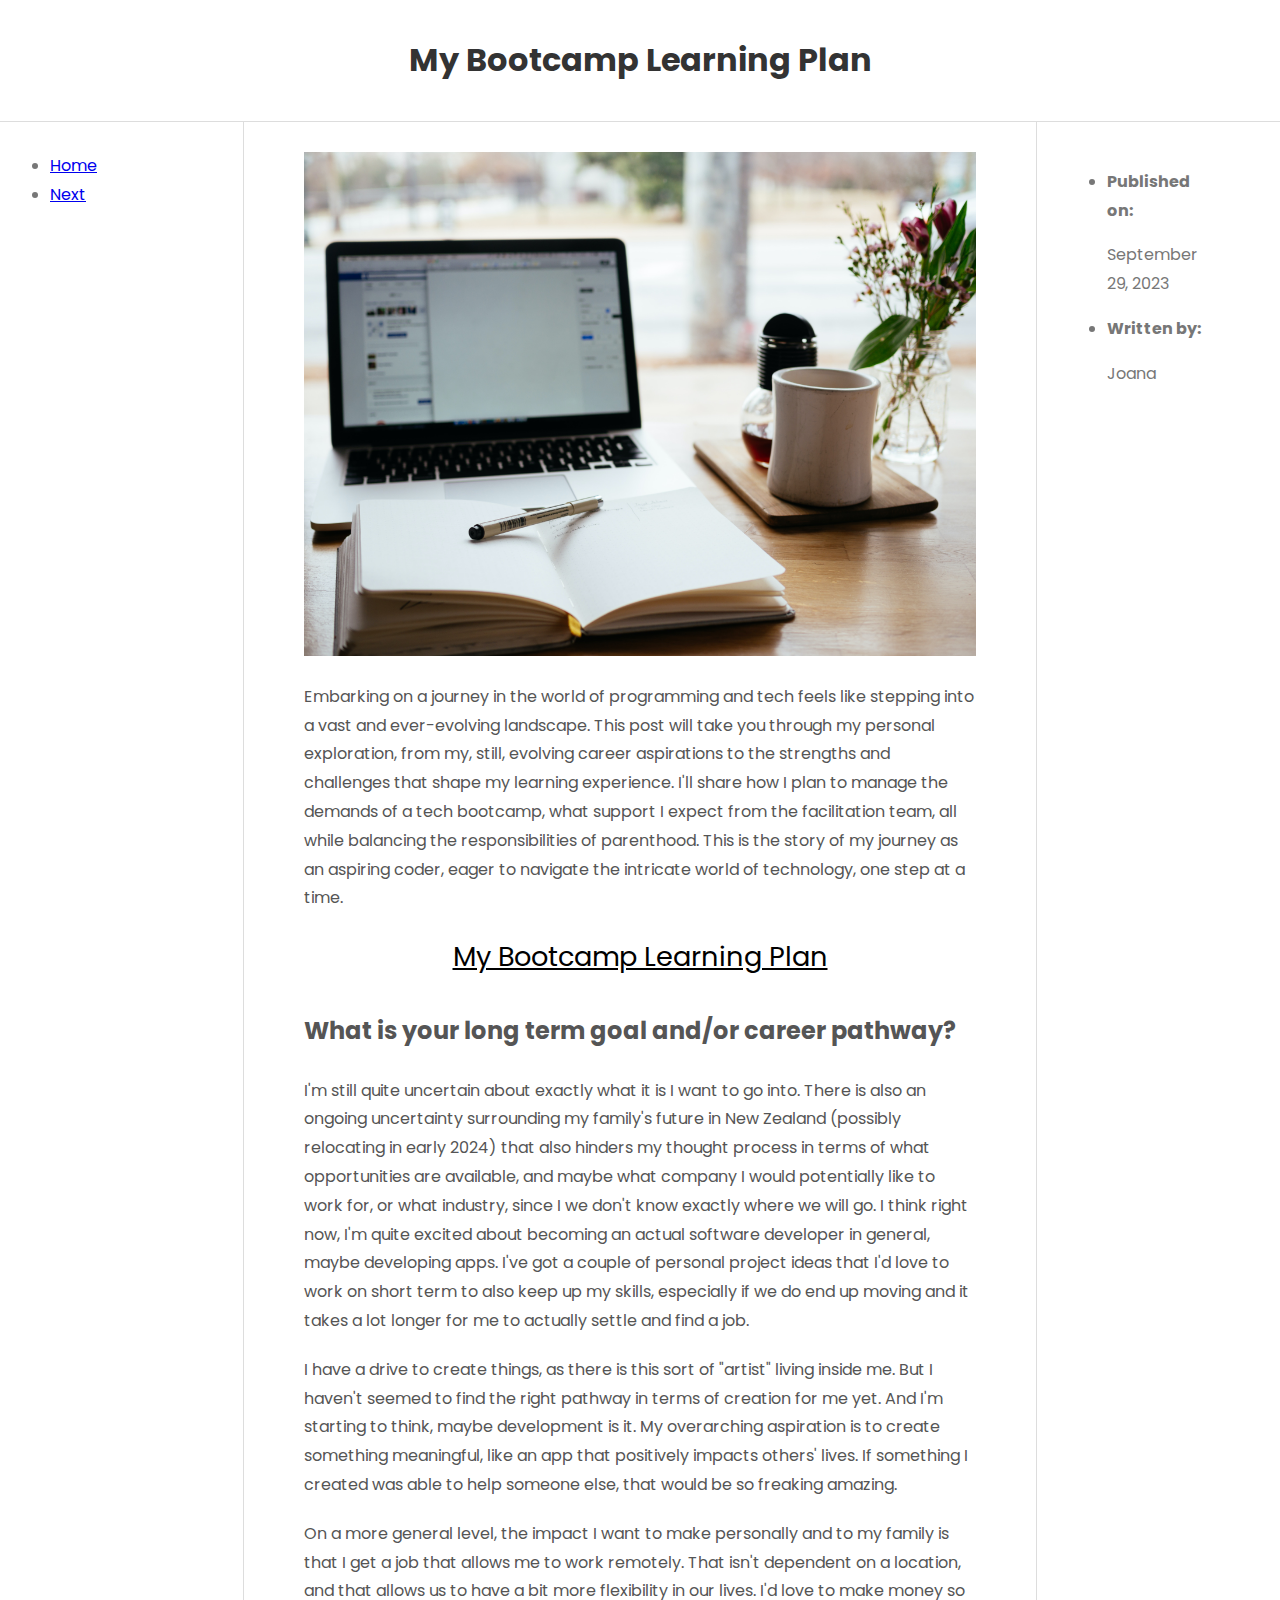
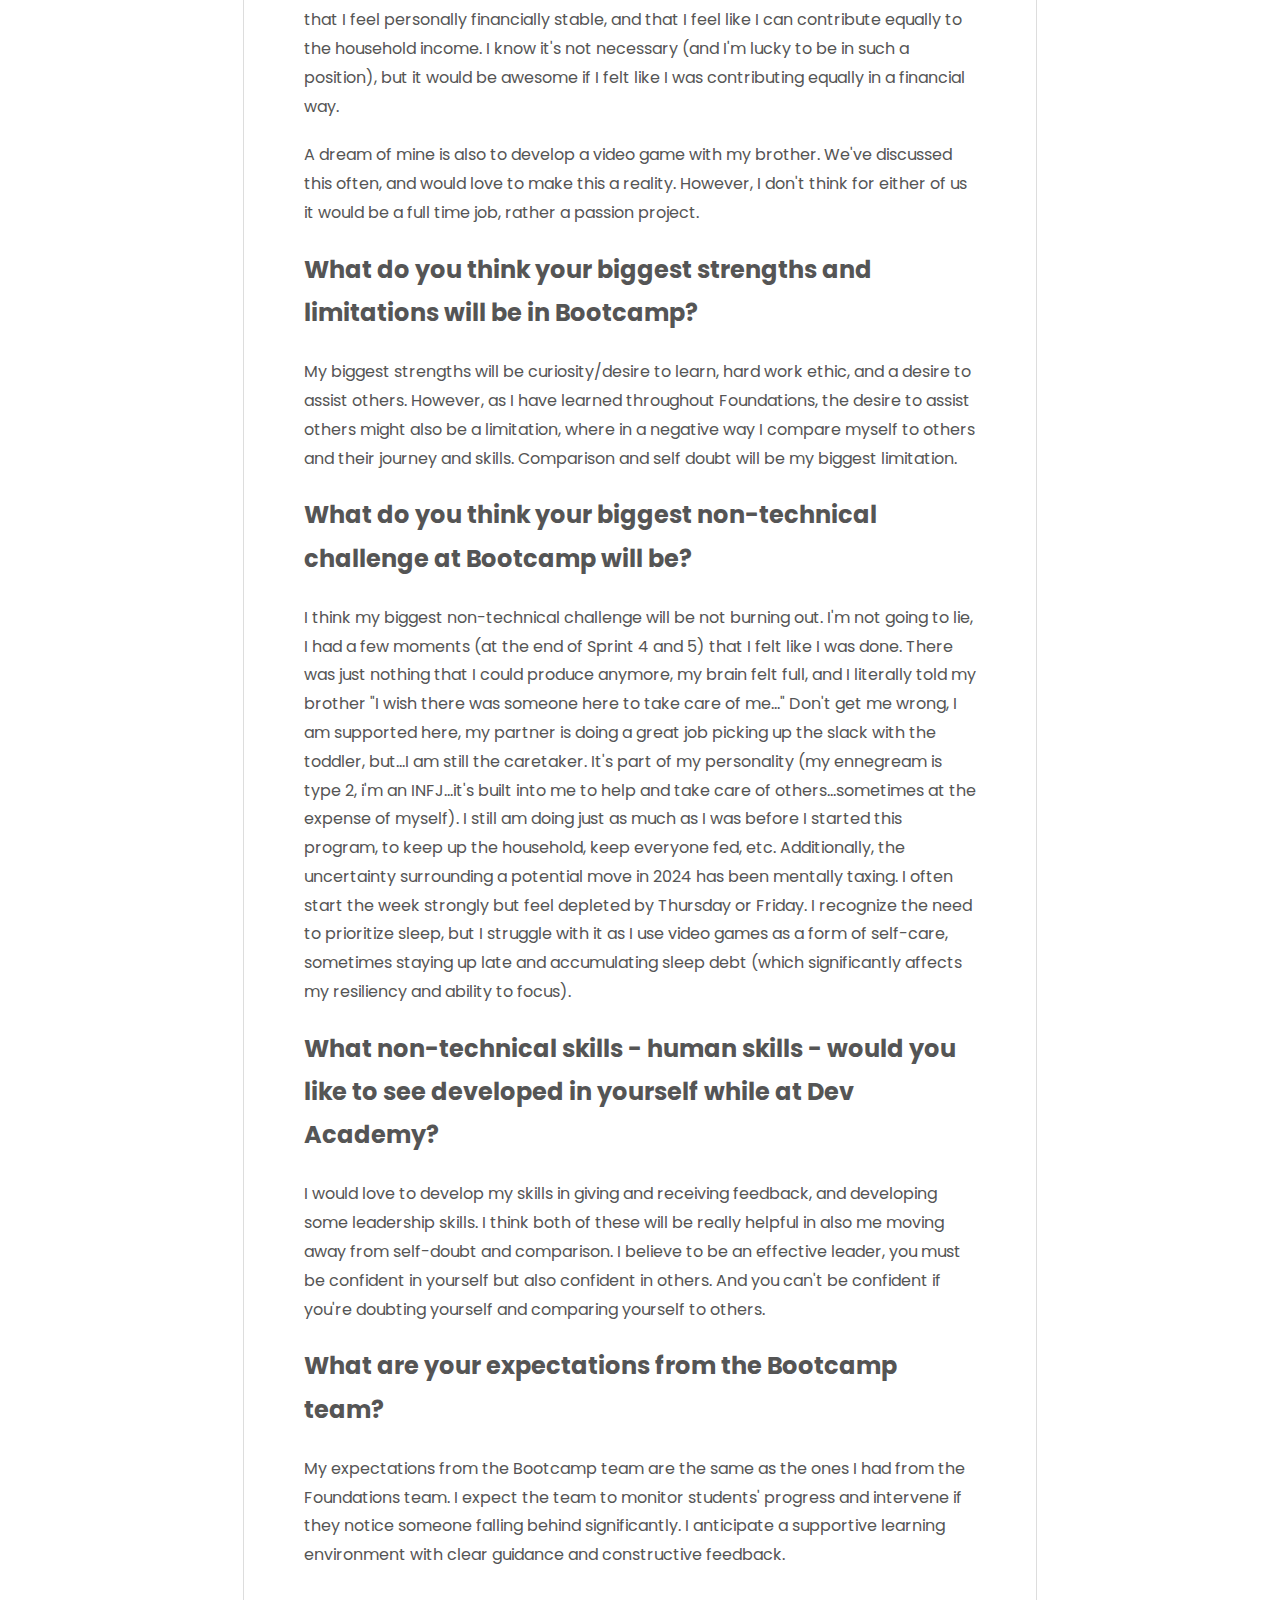
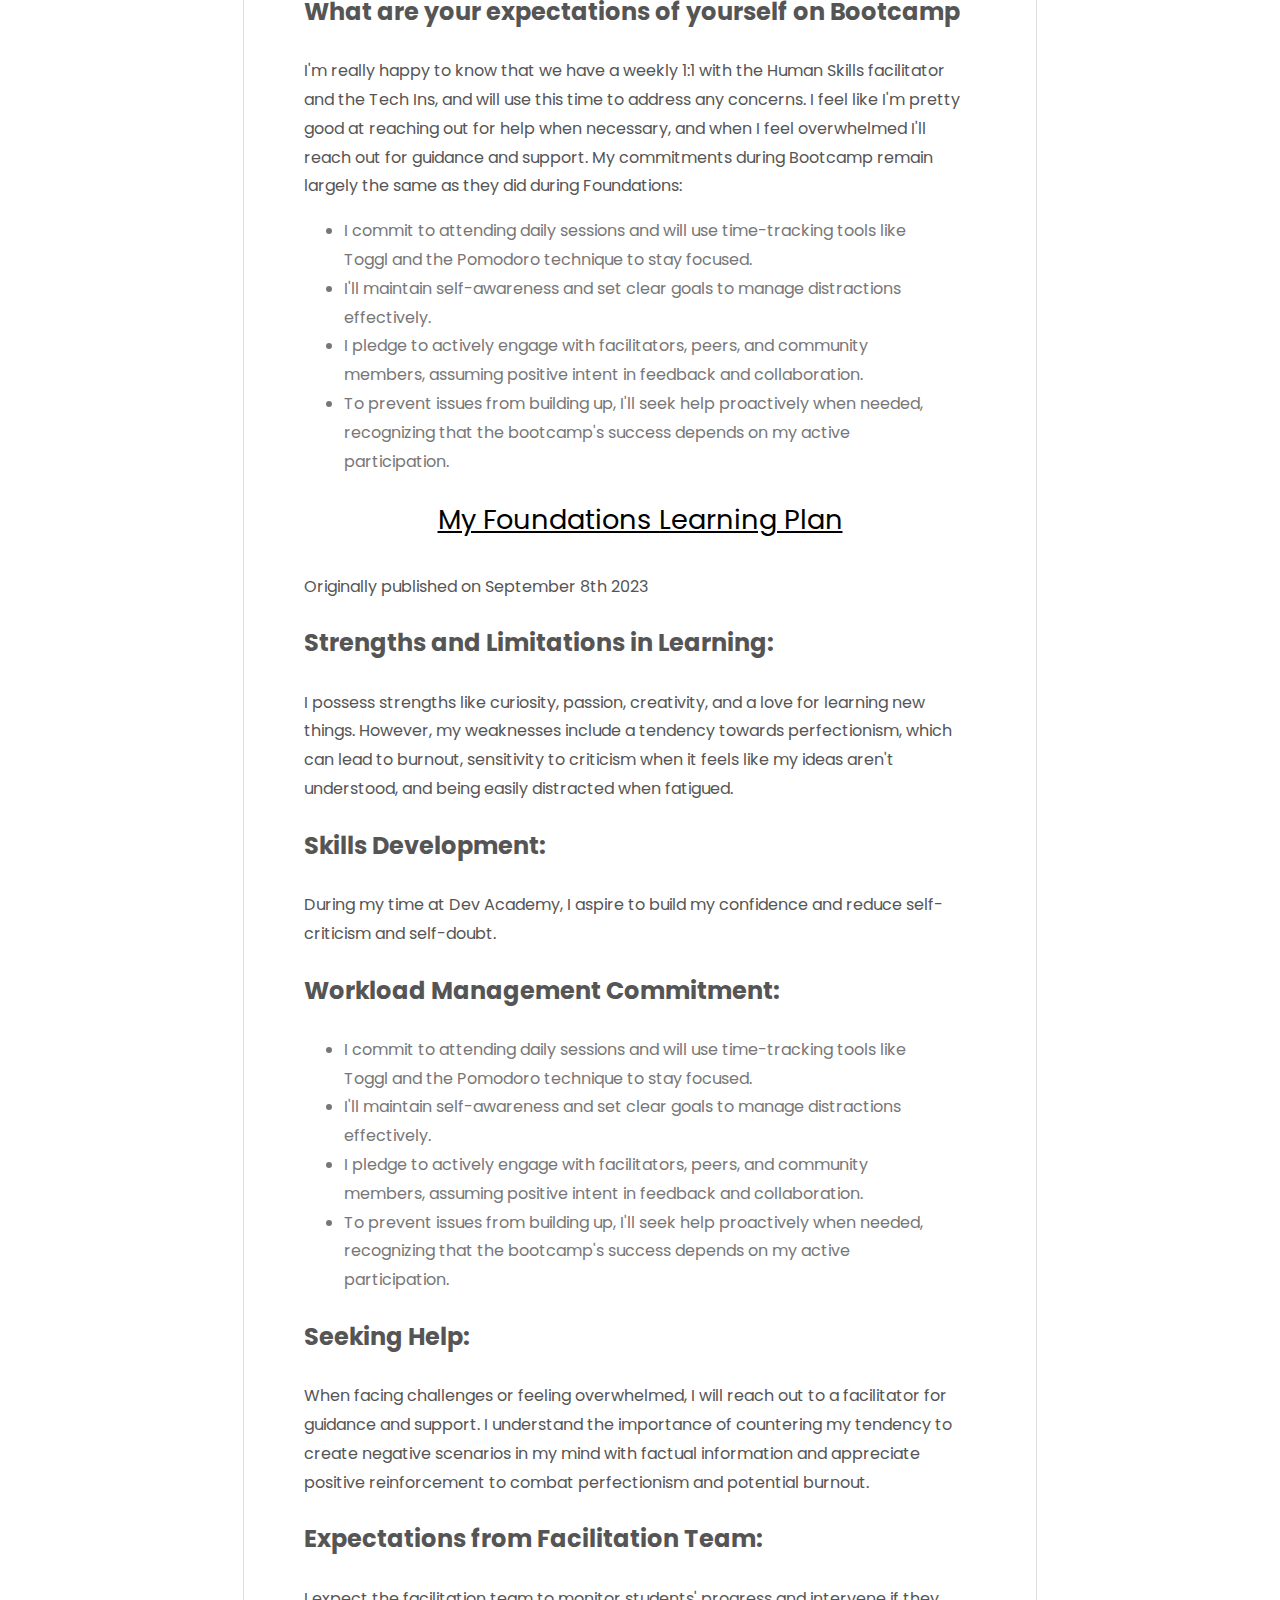
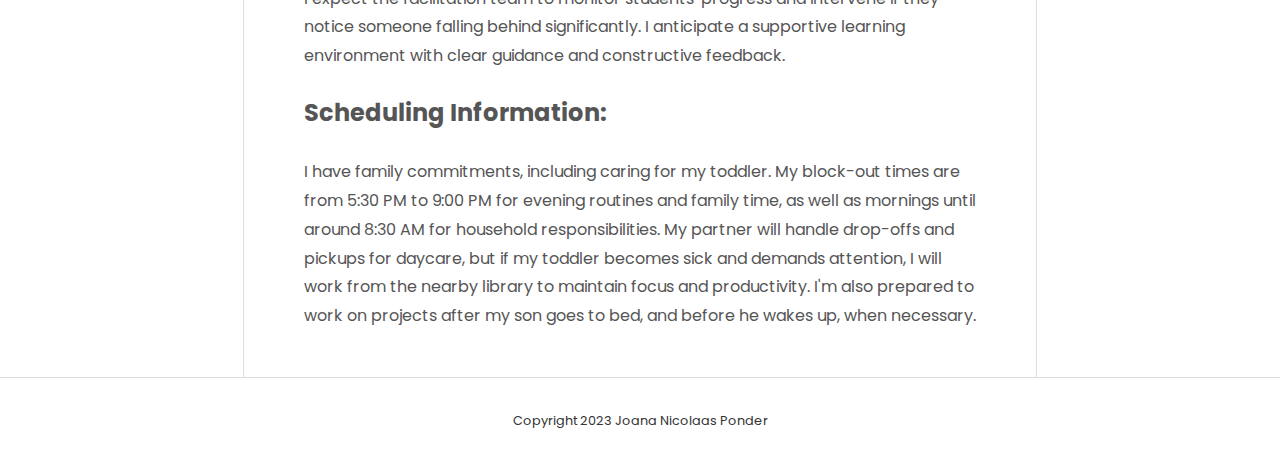
<file: blog/learning-plan.html>
<!DOCTYPE html>
<html>
  <head>
    <title>My Bootcamp Learning Plan</title>
    <meta charset="UTF-8" />
    <link href="/styles/blog.css" rel="stylesheet" type="text/css" />
  </head>

  <body>
    <div class="grid-container">
      <header>
        <h1>My Bootcamp Learning Plan</h1>
      </header>

      <nav>
        <li><a href="/index.html">Home</a></li>
        <li><a href="/blog/identity-values.html">Next</a></li>
      </nav>

      <article>
        <img
          src="/images/nick-morrison-FHnnjk1Yj7Y-unsplash.jpg"
          alt="laptop and notebook on desk"
        />
        <p>
          Embarking on a journey in the world of programming and tech feels like
          stepping into a vast and ever-evolving landscape. This post will take
          you through my personal exploration, from my, still, evolving career
          aspirations to the strengths and challenges that shape my learning
          experience. I'll share how I plan to manage the demands of a tech
          bootcamp, what support I expect from the facilitation team, all while
          balancing the responsibilities of parenthood. This is the story of my
          journey as an aspiring coder, eager to navigate the intricate world of
          technology, one step at a time.
        </p>
        <p class="heading">My Bootcamp Learning Plan</p>
        <p class="title">What is your long term goal and/or career pathway?</p>
        <p>
          I'm still quite uncertain about exactly what it is I want to go into.
          There is also an ongoing uncertainty surrounding my family's future in
          New Zealand (possibly relocating in early 2024) that also hinders my
          thought process in terms of what opportunities are available, and
          maybe what company I would potentially like to work for, or what
          industry, since I we don't know exactly where we will go. I think
          right now, I'm quite excited about becoming an actual software
          developer in general, maybe developing apps. I've got a couple of
          personal project ideas that I'd love to work on short term to also
          keep up my skills, especially if we do end up moving and it takes a
          lot longer for me to actually settle and find a job.
        </p>
        <p>
          I have a drive to create things, as there is this sort of "artist"
          living inside me. But I haven't seemed to find the right pathway in
          terms of creation for me yet. And I'm starting to think, maybe
          development is it. My overarching aspiration is to create something
          meaningful, like an app that positively impacts others' lives. If
          something I created was able to help someone else, that would be so
          freaking amazing.
        </p>
        <p>
          On a more general level, the impact I want to make personally and to
          my family is that I get a job that allows me to work remotely. That
          isn't dependent on a location, and that allows us to have a bit more
          flexibility in our lives. I'd love to make money so that I feel
          personally financially stable, and that I feel like I can contribute
          equally to the household income. I know it's not necessary (and I'm
          lucky to be in such a position), but it would be awesome if I felt
          like I was contributing equally in a financial way.
        </p>
        <p>
          A dream of mine is also to develop a video game with my brother. We've
          discussed this often, and would love to make this a reality. However,
          I don't think for either of us it would be a full time job, rather a
          passion project.
        </p>
        <p class="title">
          What do you think your biggest strengths and limitations will be in
          Bootcamp?
        </p>
        <p>
          My biggest strengths will be curiosity/desire to learn, hard work
          ethic, and a desire to assist others. However, as I have learned
          throughout Foundations, the desire to assist others might also be a
          limitation, where in a negative way I compare myself to others and
          their journey and skills. Comparison and self doubt will be my biggest
          limitation.
        </p>
        <p class="title">
          What do you think your biggest non-technical challenge at Bootcamp
          will be?
        </p>
        <p>
          I think my biggest non-technical challenge will be not burning out.
          I'm not going to lie, I had a few moments (at the end of Sprint 4 and
          5) that I felt like I was done. There was just nothing that I could
          produce anymore, my brain felt full, and I literally told my brother
          "I wish there was someone here to take care of me..." Don't get me
          wrong, I am supported here, my partner is doing a great job picking up
          the slack with the toddler, but...I am still the caretaker. It's part
          of my personality (my ennegream is type 2, i'm an INFJ...it's built
          into me to help and take care of others...sometimes at the expense of
          myself). I still am doing just as much as I was before I started this
          program, to keep up the household, keep everyone fed, etc.
          Additionally, the uncertainty surrounding a potential move in 2024 has
          been mentally taxing. I often start the week strongly but feel
          depleted by Thursday or Friday. I recognize the need to prioritize
          sleep, but I struggle with it as I use video games as a form of
          self-care, sometimes staying up late and accumulating sleep debt
          (which significantly affects my resiliency and ability to focus).
        </p>

        <p class="title">
          What non-technical skills - human skills - would you like to see
          developed in yourself while at Dev Academy?
        </p>
        <p>
          I would love to develop my skills in giving and receiving feedback,
          and developing some leadership skills. I think both of these will be
          really helpful in also me moving away from self-doubt and comparison.
          I believe to be an effective leader, you must be confident in yourself
          but also confident in others. And you can't be confident if you're
          doubting yourself and comparing yourself to others.
        </p>
        <p class="title">What are your expectations from the Bootcamp team?</p>
        <p>
          My expectations from the Bootcamp team are the same as the ones I had
          from the Foundations team. I expect the team to monitor students'
          progress and intervene if they notice someone falling behind
          significantly. I anticipate a supportive learning environment with
          clear guidance and constructive feedback.
        </p>
        <p class="title">What are your expectations of yourself on Bootcamp</p>
        <p>
          I'm really happy to know that we have a weekly 1:1 with the Human
          Skills facilitator and the Tech Ins, and will use this time to address
          any concerns. I feel like I'm pretty good at reaching out for help
          when necessary, and when I feel overwhelmed I'll reach out for
          guidance and support. My commitments during Bootcamp remain largely
          the same as they did during Foundations:
        </p>
        <ul>
          <li>
            I commit to attending daily sessions and will use time-tracking
            tools like Toggl and the Pomodoro technique to stay focused.
          </li>
          <li>
            I'll maintain self-awareness and set clear goals to manage
            distractions effectively.
          </li>
          <li>
            I pledge to actively engage with facilitators, peers, and community
            members, assuming positive intent in feedback and collaboration.
          </li>
          <li>
            To prevent issues from building up, I'll seek help proactively when
            needed, recognizing that the bootcamp's success depends on my active
            participation.
          </li>
        </ul>
        <p class="heading">My Foundations Learning Plan</p>
        <p>Originally published on September 8th 2023</p>

        <p class="title">Strengths and Limitations in Learning:</p>
        <p>
          I possess strengths like curiosity, passion, creativity, and a love
          for learning new things. However, my weaknesses include a tendency
          towards perfectionism, which can lead to burnout, sensitivity to
          criticism when it feels like my ideas aren't understood, and being
          easily distracted when fatigued.
        </p>

        <p class="title">Skills Development:</p>
        <p>
          During my time at Dev Academy, I aspire to build my confidence and
          reduce self-criticism and self-doubt.
        </p>
        <p class="title">Workload Management Commitment:</p>

        <ul>
          <li>
            I commit to attending daily sessions and will use time-tracking
            tools like Toggl and the Pomodoro technique to stay focused.
          </li>
          <li>
            I'll maintain self-awareness and set clear goals to manage
            distractions effectively.
          </li>
          <li>
            I pledge to actively engage with facilitators, peers, and community
            members, assuming positive intent in feedback and collaboration.
          </li>
          <li>
            To prevent issues from building up, I'll seek help proactively when
            needed, recognizing that the bootcamp's success depends on my active
            participation.
          </li>
        </ul>

        <p class="title">Seeking Help:</p>
        <p>
          When facing challenges or feeling overwhelmed, I will reach out to a
          facilitator for guidance and support. I understand the importance of
          countering my tendency to create negative scenarios in my mind with
          factual information and appreciate positive reinforcement to combat
          perfectionism and potential burnout.
        </p>
        <p class="title">Expectations from Facilitation Team:</p>
        <p>
          I expect the facilitation team to monitor students' progress and
          intervene if they notice someone falling behind significantly. I
          anticipate a supportive learning environment with clear guidance and
          constructive feedback.
        </p>
        <p class="title">Scheduling Information:</p>
        <p>
          I have family commitments, including caring for my toddler. My
          block-out times are from 5:30 PM to 9:00 PM for evening routines and
          family time, as well as mornings until around 8:30 AM for household
          responsibilities. My partner will handle drop-offs and pickups for
          daycare, but if my toddler becomes sick and demands attention, I will
          work from the nearby library to maintain focus and productivity. I'm
          also prepared to work on projects after my son goes to bed, and before
          he wakes up, when necessary.
        </p>
      </article>
      <aside>
        <ul>
          <li>
            <p><strong>Published on:</strong></p>
            <p>September 29, 2023</p>
          </li>

          <li>
            <p><strong>Written by: </strong></p>
            <p>Joana</p>
          </li>
        </ul>
      </aside>
      <footer><p>Copyright 2023 Joana Nicolaas Ponder</p></footer>
    </div>
  </body>
</html>
</file>
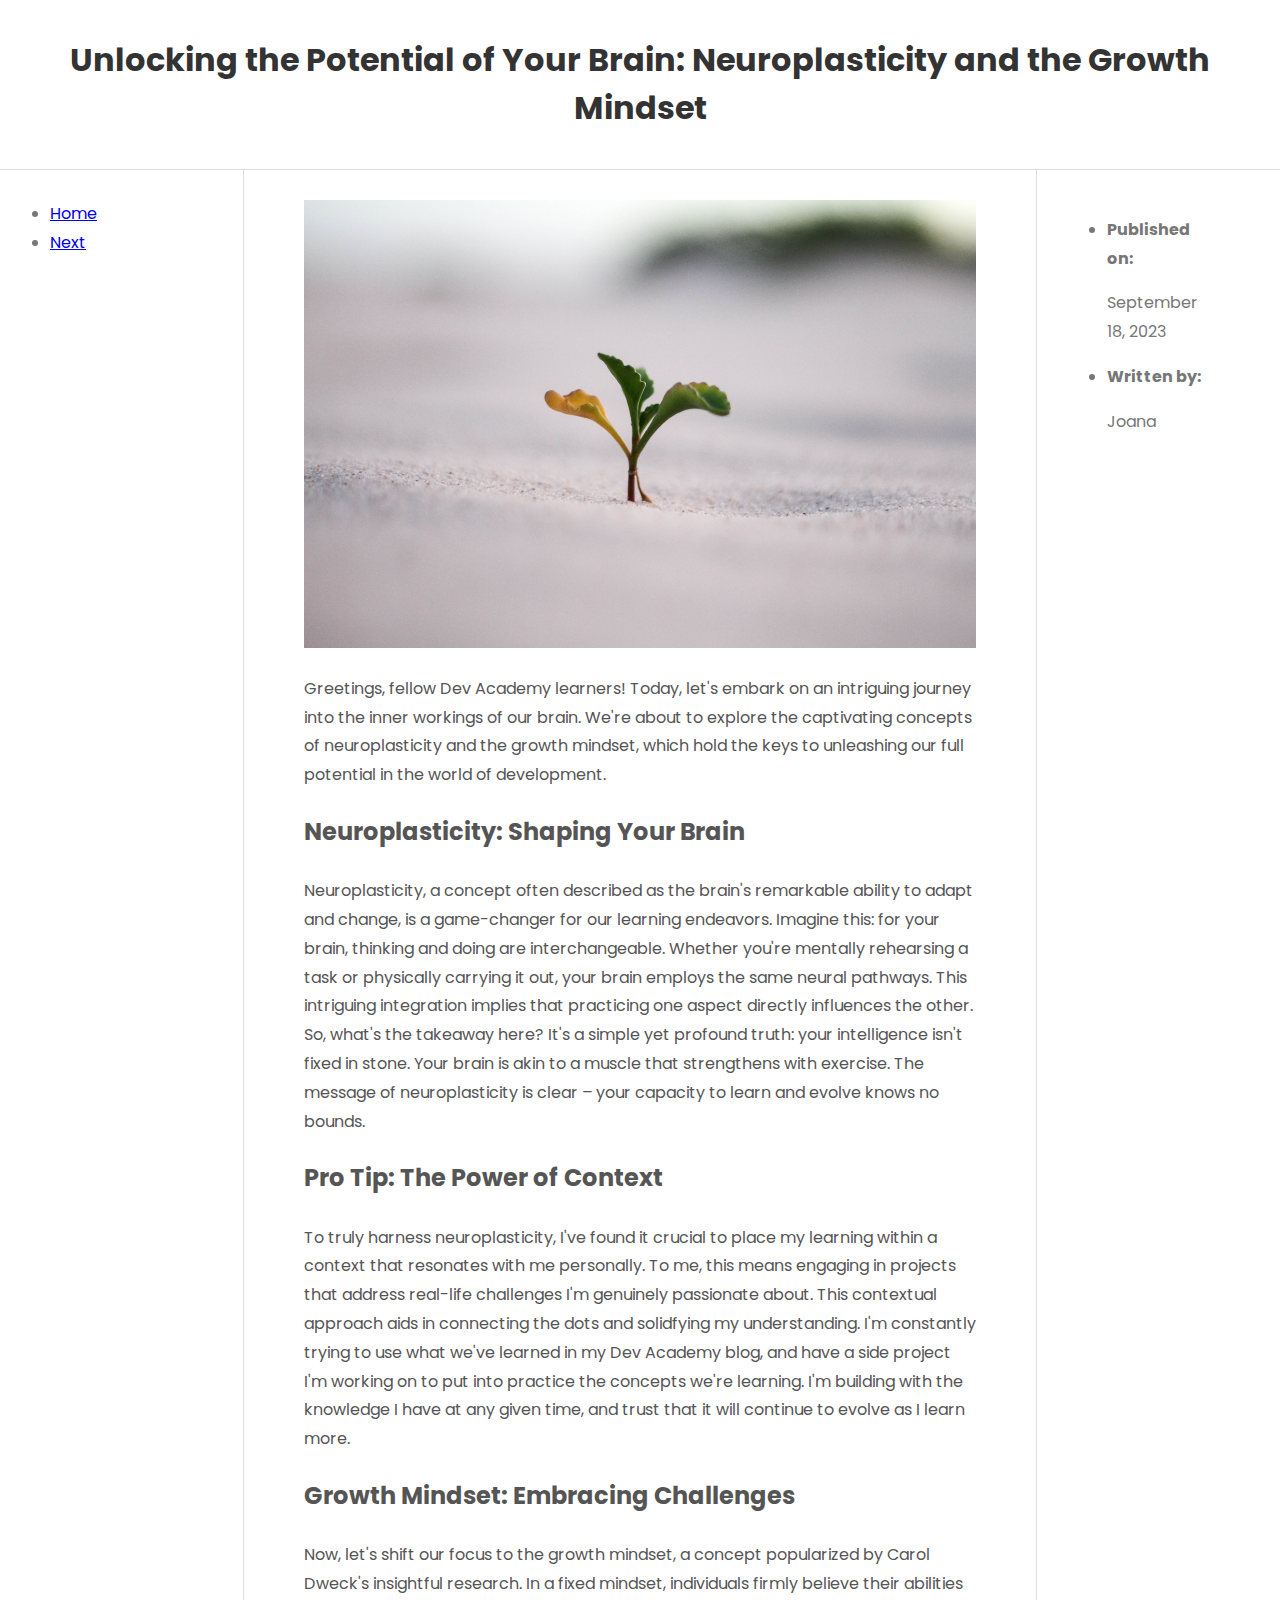
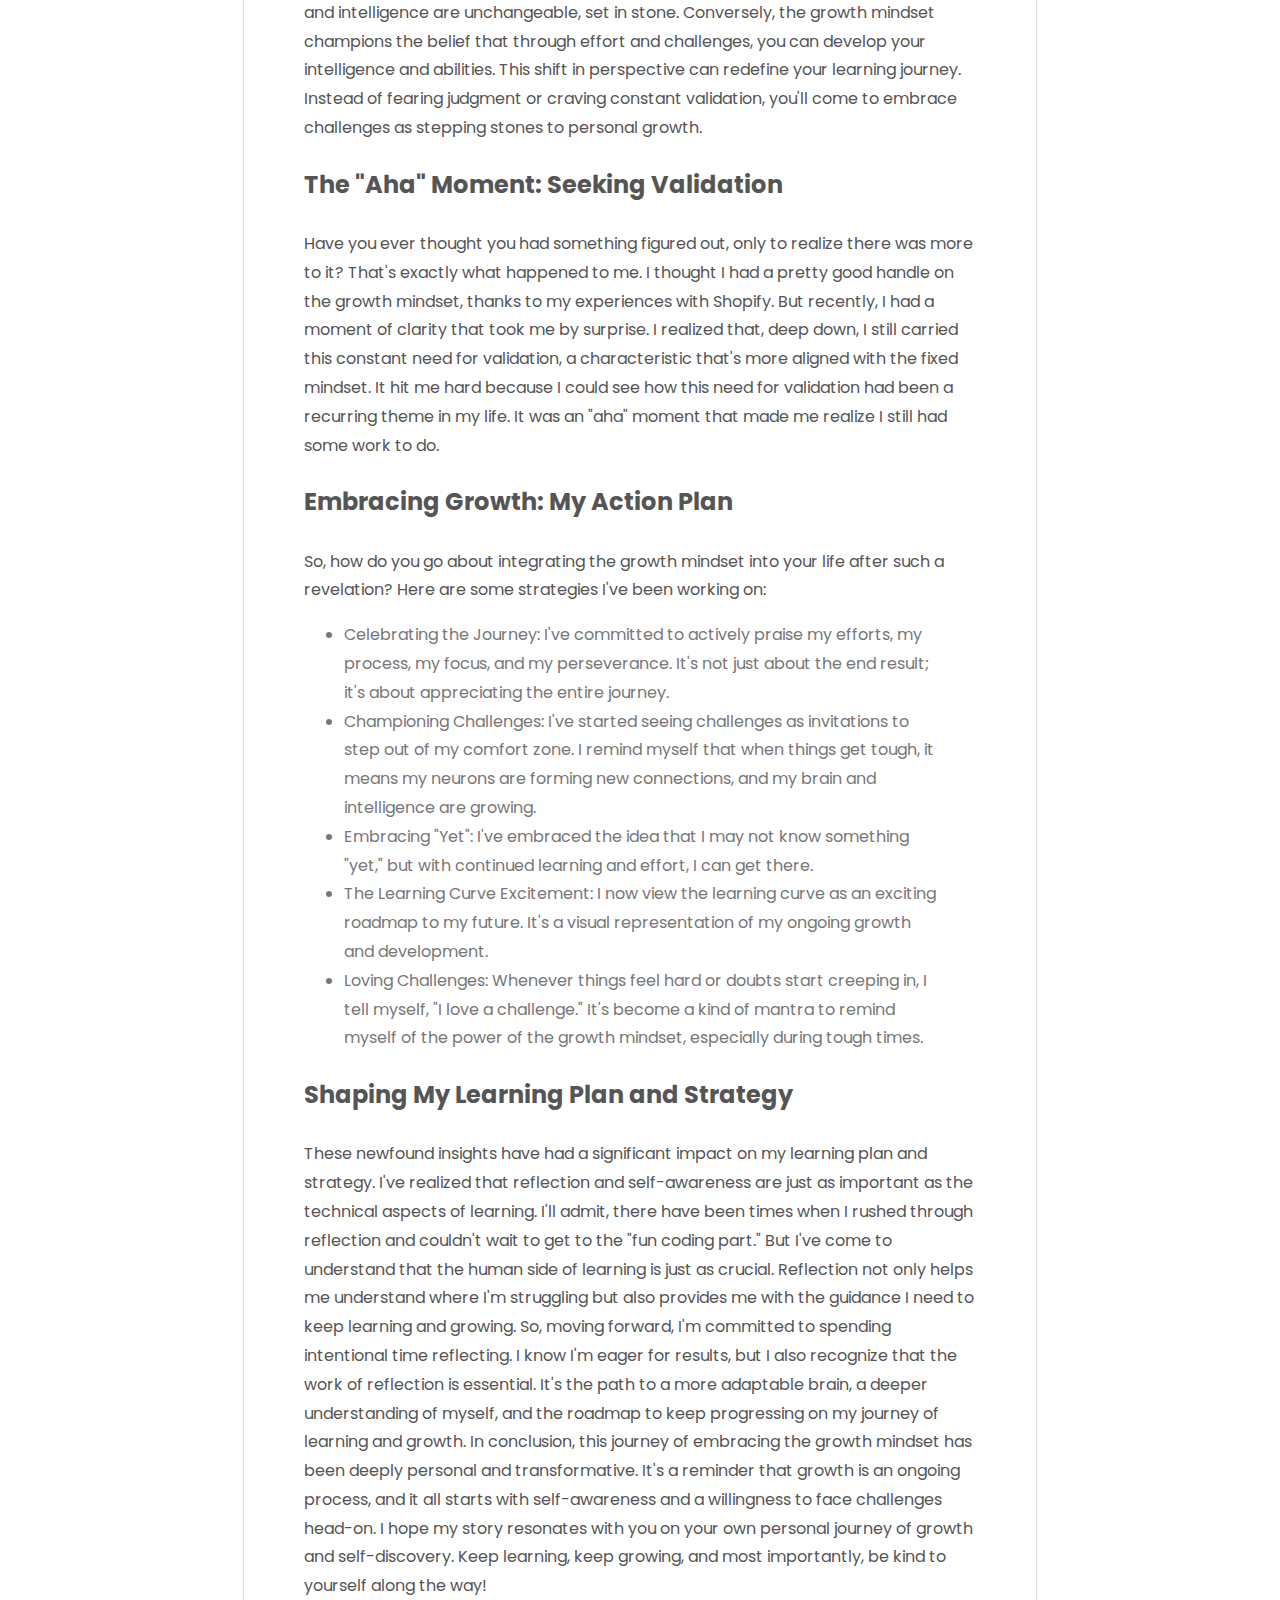
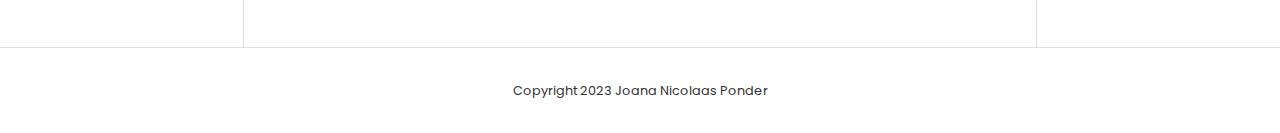
<file: blog/neuroplasticity.html>
<!DOCTYPE html>
<html>
  <head>
    <title>
      Unlocking the Potential of Your Brain: Neuroplasticity and the Growth
      Mindset
    </title>
    <meta charset="UTF-8" />
    <link href="/styles/blog.css" rel="stylesheet" type="text/css" />
  </head>

  <body>
    <div class="grid-container">
      <header>
        <h1>
          Unlocking the Potential of Your Brain: Neuroplasticity and the Growth
          Mindset
        </h1>
      </header>

      <nav>
        <li><a href="/index.html">Home</a></li>
        <li><a href="/blog/javascript-dom.html">Next</a></li>
      </nav>

      <article>
        <img
          src="/images/jeremy-bishop-vGjGvtSfys4-unsplash.jpg"
          alt="small plant growing image by Jeremy Bishop via Unsplash"
        />
        <p>
          Greetings, fellow Dev Academy learners! Today, let's embark on an
          intriguing journey into the inner workings of our brain. We're about
          to explore the captivating concepts of neuroplasticity and the growth
          mindset, which hold the keys to unleashing our full potential in the
          world of development.
        </p>
        <p class="title">Neuroplasticity: Shaping Your Brain</p>
        <p>
          Neuroplasticity, a concept often described as the brain's remarkable
          ability to adapt and change, is a game-changer for our learning
          endeavors. Imagine this: for your brain, thinking and doing are
          interchangeable. Whether you're mentally rehearsing a task or
          physically carrying it out, your brain employs the same neural
          pathways. This intriguing integration implies that practicing one
          aspect directly influences the other. So, what's the takeaway here?
          It's a simple yet profound truth: your intelligence isn't fixed in
          stone. Your brain is akin to a muscle that strengthens with exercise.
          The message of neuroplasticity is clear – your capacity to learn and
          evolve knows no bounds.
        </p>
        <p class="title">Pro Tip: The Power of Context</p>
        <p>
          To truly harness neuroplasticity, I've found it crucial to place my
          learning within a context that resonates with me personally. To me,
          this means engaging in projects that address real-life challenges I'm
          genuinely passionate about. This contextual approach aids in
          connecting the dots and solidfying my understanding. I'm constantly
          trying to use what we've learned in my Dev Academy blog, and have a
          side project I'm working on to put into practice the concepts we're
          learning. I'm building with the knowledge I have at any given time,
          and trust that it will continue to evolve as I learn more.
        </p>
        <p class="title">Growth Mindset: Embracing Challenges</p>
        <p>
          Now, let's shift our focus to the growth mindset, a concept
          popularized by Carol Dweck's insightful research. In a fixed mindset,
          individuals firmly believe their abilities and intelligence are
          unchangeable, set in stone. Conversely, the growth mindset champions
          the belief that through effort and challenges, you can develop your
          intelligence and abilities. This shift in perspective can redefine
          your learning journey. Instead of fearing judgment or craving constant
          validation, you'll come to embrace challenges as stepping stones to
          personal growth.
        </p>
        <p class="title">The "Aha" Moment: Seeking Validation</p>
        <p>
          Have you ever thought you had something figured out, only to realize
          there was more to it? That's exactly what happened to me. I thought I
          had a pretty good handle on the growth mindset, thanks to my
          experiences with Shopify. But recently, I had a moment of clarity that
          took me by surprise. I realized that, deep down, I still carried this
          constant need for validation, a characteristic that's more aligned
          with the fixed mindset. It hit me hard because I could see how this
          need for validation had been a recurring theme in my life. It was an
          "aha" moment that made me realize I still had some work to do.
        </p>
        <p class="title">Embracing Growth: My Action Plan</p>
        <p>
          So, how do you go about integrating the growth mindset into your life
          after such a revelation? Here are some strategies I've been working
          on:
        </p>
        <ul>
          <li>
            Celebrating the Journey: I've committed to actively praise my
            efforts, my process, my focus, and my perseverance. It's not just
            about the end result; it's about appreciating the entire journey.
          </li>
          <li>
            Championing Challenges: I've started seeing challenges as
            invitations to step out of my comfort zone. I remind myself that
            when things get tough, it means my neurons are forming new
            connections, and my brain and intelligence are growing.
          </li>
          <li>
            Embracing "Yet": I've embraced the idea that I may not know
            something "yet," but with continued learning and effort, I can get
            there.
          </li>
          <li>
            The Learning Curve Excitement: I now view the learning curve as an
            exciting roadmap to my future. It's a visual representation of my
            ongoing growth and development.
          </li>
          <li>
            Loving Challenges: Whenever things feel hard or doubts start
            creeping in, I tell myself, "I love a challenge." It's become a kind
            of mantra to remind myself of the power of the growth mindset,
            especially during tough times.
          </li>
        </ul>
        <p class="title">Shaping My Learning Plan and Strategy</p>
        <p>
          These newfound insights have had a significant impact on my learning
          plan and strategy. I've realized that reflection and self-awareness
          are just as important as the technical aspects of learning. I'll
          admit, there have been times when I rushed through reflection and
          couldn't wait to get to the "fun coding part." But I've come to
          understand that the human side of learning is just as crucial.
          Reflection not only helps me understand where I'm struggling but also
          provides me with the guidance I need to keep learning and growing. So,
          moving forward, I'm committed to spending intentional time reflecting.
          I know I'm eager for results, but I also recognize that the work of
          reflection is essential. It's the path to a more adaptable brain, a
          deeper understanding of myself, and the roadmap to keep progressing on
          my journey of learning and growth. In conclusion, this journey of
          embracing the growth mindset has been deeply personal and
          transformative. It's a reminder that growth is an ongoing process, and
          it all starts with self-awareness and a willingness to face challenges
          head-on. I hope my story resonates with you on your own personal
          journey of growth and self-discovery. Keep learning, keep growing, and
          most importantly, be kind to yourself along the way!
        </p>
      </article>
      <aside>
        <ul>
          <li>
            <p><strong>Published on:</strong></p>
            <p>September 18, 2023</p>
          </li>

          <li>
            <p><strong>Written by: </strong></p>
            <p>Joana</p>
          </li>
        </ul>
      </aside>
      <footer><p>Copyright 2023 Joana Nicolaas Ponder</p></footer>
    </div>
  </body>
</html>
</file>
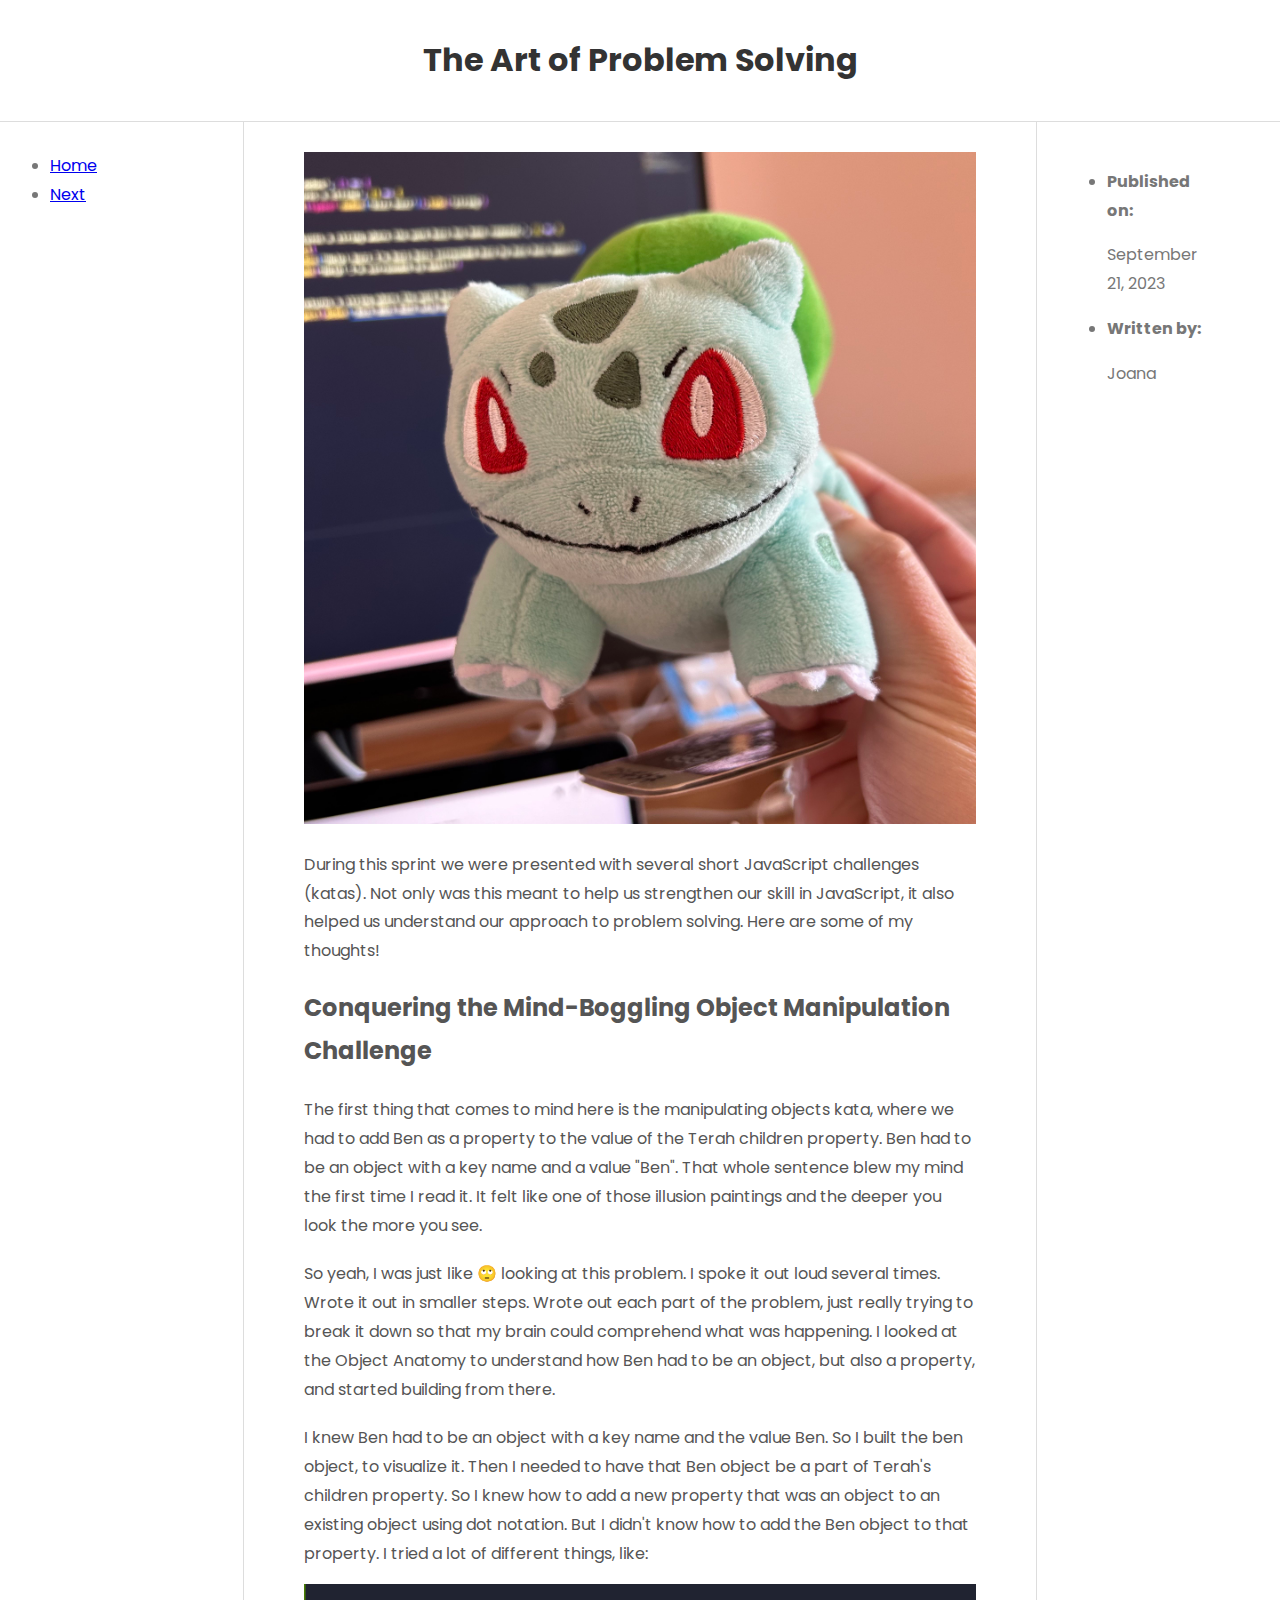
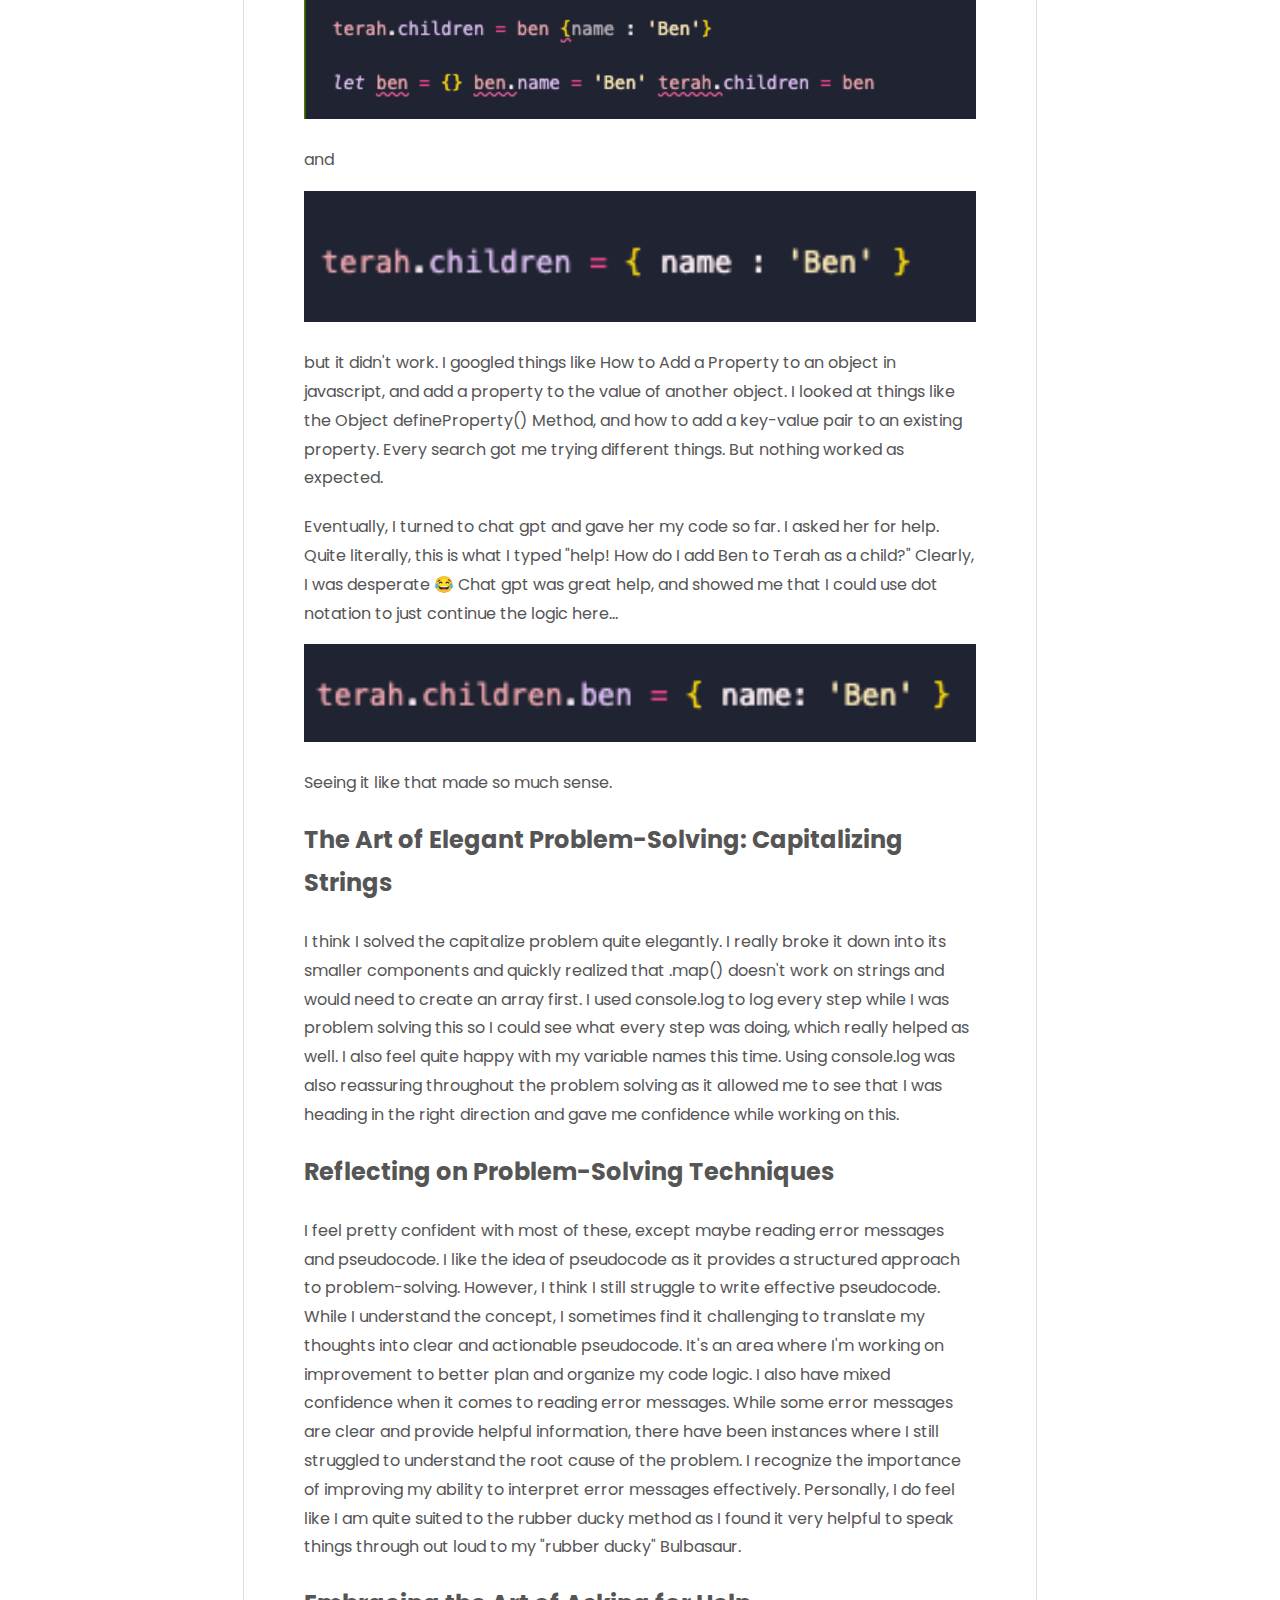
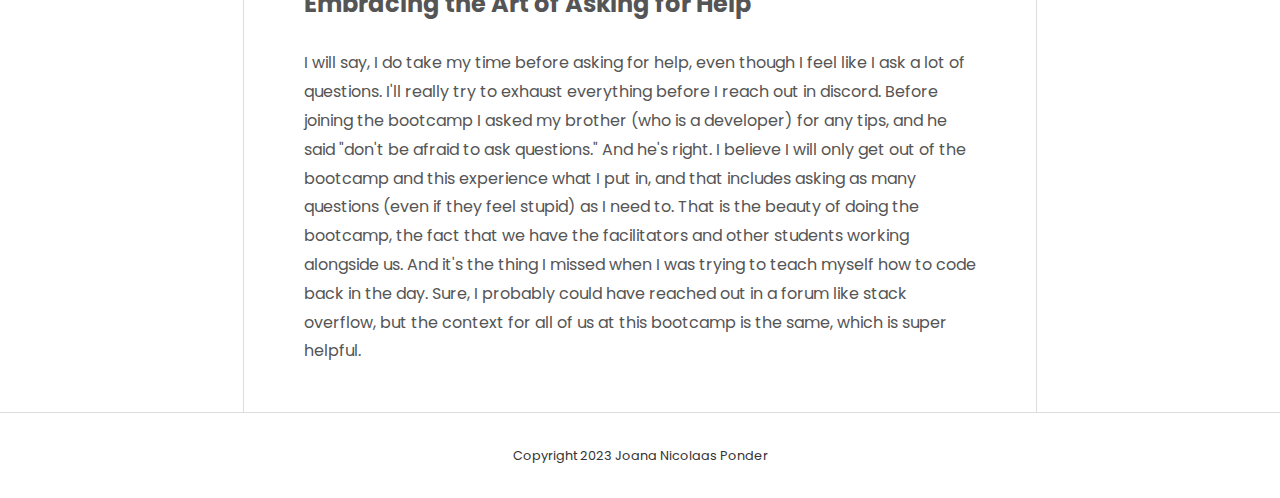
<file: blog/problem-solving.html>
<!DOCTYPE html>
<html>
  <head>
    <title>The Art of Problem Solving</title>
    <meta charset="UTF-8" />
    <link href="/styles/blog.css" rel="stylesheet" type="text/css" />
  </head>

  <body>
    <div class="grid-container">
      <header>
        <h1>The Art of Problem Solving</h1>
      </header>

      <nav>
        <li><a href="/index.html">Home</a></li>
        <li><a href="/blog/te-whare-tapa-wha.html">Next</a></li>
      </nav>

      <article>
        <img src="/images/bulbasaur.jpg" alt="bulbasaur" />
        <p>
          During this sprint we were presented with several short JavaScript
          challenges (katas). Not only was this meant to help us strengthen our
          skill in JavaScript, it also helped us understand our approach to
          problem solving. Here are some of my thoughts!
        </p>
        <p class="title">
          Conquering the Mind-Boggling Object Manipulation Challenge
        </p>
        <p>
          The first thing that comes to mind here is the manipulating objects
          kata, where we had to add Ben as a property to the value of the Terah
          children property. Ben had to be an object with a key name and a value
          "Ben". That whole sentence blew my mind the first time I read it. It
          felt like one of those illusion paintings and the deeper you look the
          more you see.
        </p>
        <p>
          So yeah, I was just like 🙄 looking at this problem. I spoke it out
          loud several times. Wrote it out in smaller steps. Wrote out each part
          of the problem, just really trying to break it down so that my brain
          could comprehend what was happening. I looked at the Object Anatomy to
          understand how Ben had to be an object, but also a property, and
          started building from there.
        </p>
        <p>
          I knew Ben had to be an object with a key name and the value Ben. So I
          built the ben object, to visualize it. Then I needed to have that Ben
          object be a part of Terah's children property. So I knew how to add a
          new property that was an object to an existing object using dot
          notation. But I didn't know how to add the Ben object to that
          property. I tried a lot of different things, like:
        </p>
        <img src="/images/Problem Solving 1.png" alt="screenshot of code" />
        <p>and</p>
        <img src="/images/Problem Solving 2.png" alt="screenshot of code" />
        <p>
          but it didn't work. I googled things like How to Add a Property to an
          object in javascript, and add a property to the value of another
          object. I looked at things like the Object defineProperty() Method,
          and how to add a key-value pair to an existing property. Every search
          got me trying different things. But nothing worked as expected.
        </p>
        <p>
          Eventually, I turned to chat gpt and gave her my code so far. I asked
          her for help. Quite literally, this is what I typed "help! How do I
          add Ben to Terah as a child?" Clearly, I was desperate 😂 Chat gpt was
          great help, and showed me that I could use dot notation to just
          continue the logic here...
        </p>
        <img src="/images/Problem Solving 3.png" alt="screenshot of code" />
        <p>Seeing it like that made so much sense.</p>
        <p class="title">
          The Art of Elegant Problem-Solving: Capitalizing Strings
        </p>
        <p>
          I think I solved the capitalize problem quite elegantly. I really
          broke it down into its smaller components and quickly realized that
          .map() doesn't work on strings and would need to create an array
          first. I used console.log to log every step while I was problem
          solving this so I could see what every step was doing, which really
          helped as well. I also feel quite happy with my variable names this
          time. Using console.log was also reassuring throughout the problem
          solving as it allowed me to see that I was heading in the right
          direction and gave me confidence while working on this.
        </p>
        <p class="title">Reflecting on Problem-Solving Techniques</p>
        <p>
          I feel pretty confident with most of these, except maybe reading error
          messages and pseudocode. I like the idea of pseudocode as it provides
          a structured approach to problem-solving. However, I think I still
          struggle to write effective pseudocode. While I understand the
          concept, I sometimes find it challenging to translate my thoughts into
          clear and actionable pseudocode. It's an area where I'm working on
          improvement to better plan and organize my code logic. I also have
          mixed confidence when it comes to reading error messages. While some
          error messages are clear and provide helpful information, there have
          been instances where I still struggled to understand the root cause of
          the problem. I recognize the importance of improving my ability to
          interpret error messages effectively. Personally, I do feel like I am
          quite suited to the rubber ducky method as I found it very helpful to
          speak things through out loud to my "rubber ducky" Bulbasaur.
        </p>
        <p class="title">Embracing the Art of Asking for Help</p>
        <p>
          I will say, I do take my time before asking for help, even though I
          feel like I ask a lot of questions. I'll really try to exhaust
          everything before I reach out in discord. Before joining the bootcamp
          I asked my brother (who is a developer) for any tips, and he said
          "don't be afraid to ask questions." And he's right. I believe I will
          only get out of the bootcamp and this experience what I put in, and
          that includes asking as many questions (even if they feel stupid) as I
          need to. That is the beauty of doing the bootcamp, the fact that we
          have the facilitators and other students working alongside us. And
          it's the thing I missed when I was trying to teach myself how to code
          back in the day. Sure, I probably could have reached out in a forum
          like stack overflow, but the context for all of us at this bootcamp is
          the same, which is super helpful.
        </p>
      </article>
      <aside>
        <ul>
          <li>
            <p><strong>Published on:</strong></p>
            <p>September 21, 2023</p>
          </li>

          <li>
            <p><strong>Written by: </strong></p>
            <p>Joana</p>
          </li>
        </ul>
      </aside>
      <footer><p>Copyright 2023 Joana Nicolaas Ponder</p></footer>
    </div>
  </body>
</html>
</file>
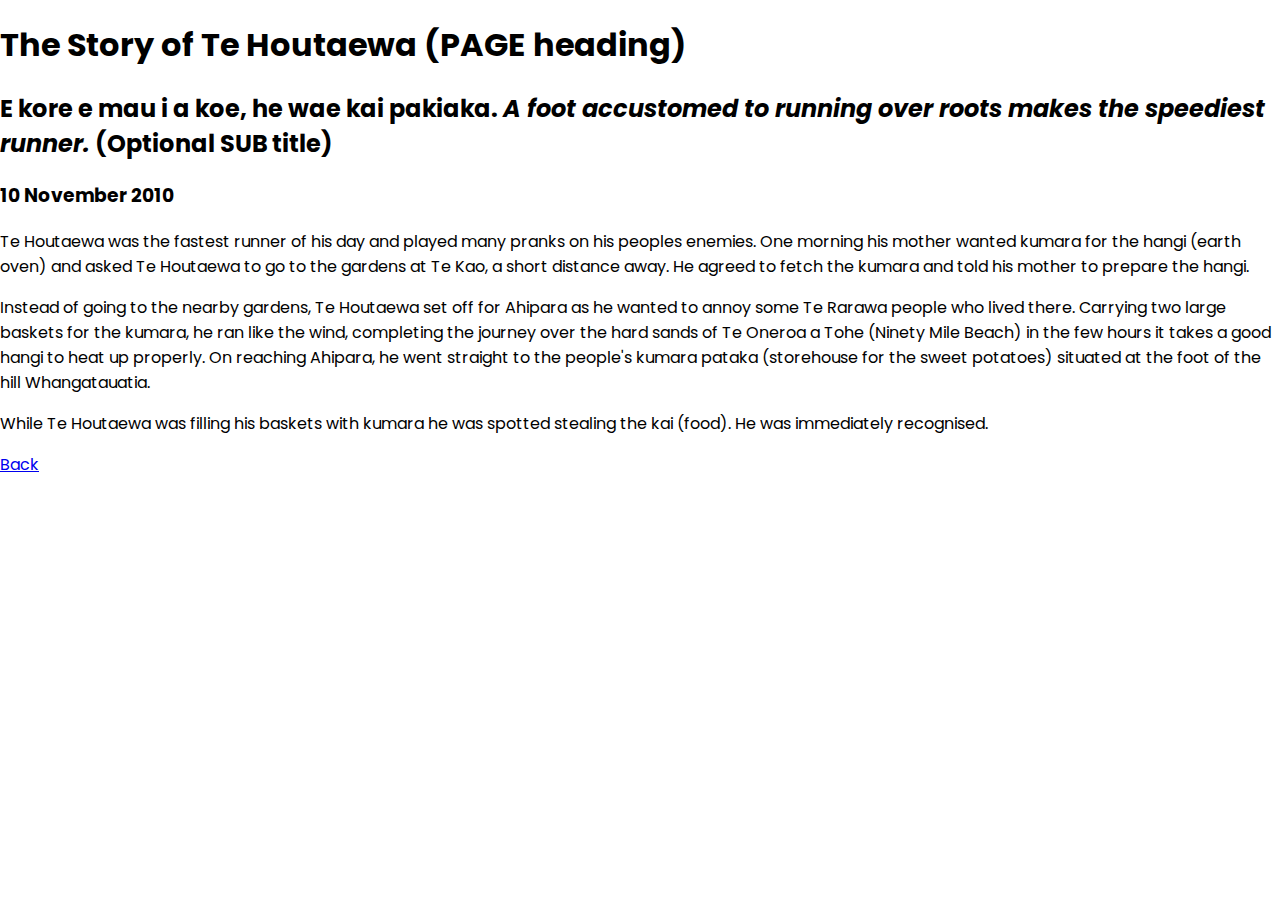
<file: blog/te-houtaewa-template.html>
<!DOCTYPE html>
<html>
  <head>
    <title>Stories and Legends (PAGE title)</title>
    <meta charset="UTF-8" />
    <link href="../styles/main.css" rel="stylesheet" type="text/css" />
  </head>

  <body>
    <h1>The Story of Te Houtaewa (PAGE heading)</h1>
    <h2>
      E kore e mau i a koe, he wae kai pakiaka.
      <em
        >A foot accustomed to running over roots makes the speediest runner.</em
      >
      (Optional SUB title)
    </h2>
    <h3>10 November 2010</h3>

    <p>
      Te Houtaewa was the fastest runner of his day and played many pranks on
      his peoples enemies. One morning his mother wanted kumara for the hangi
      (earth oven) and asked Te Houtaewa to go to the gardens at Te Kao, a short
      distance away. He agreed to fetch the kumara and told his mother to
      prepare the hangi.
    </p>
    <p>
      Instead of going to the nearby gardens, Te Houtaewa set off for Ahipara as
      he wanted to annoy some Te Rarawa people who lived there. Carrying two
      large baskets for the kumara, he ran like the wind, completing the journey
      over the hard sands of Te Oneroa a Tohe (Ninety Mile Beach) in the few
      hours it takes a good hangi to heat up properly. On reaching Ahipara, he
      went straight to the people's kumara pataka (storehouse for the sweet
      potatoes) situated at the foot of the hill Whangatauatia.
    </p>
    <p>
      While Te Houtaewa was filling his baskets with kumara he was spotted
      stealing the kai (food). He was immediately recognised.
    </p>
    <a href="/index.html">Back</a>
    <!-- this is a comment. -->
  </body>
</html>
</file>
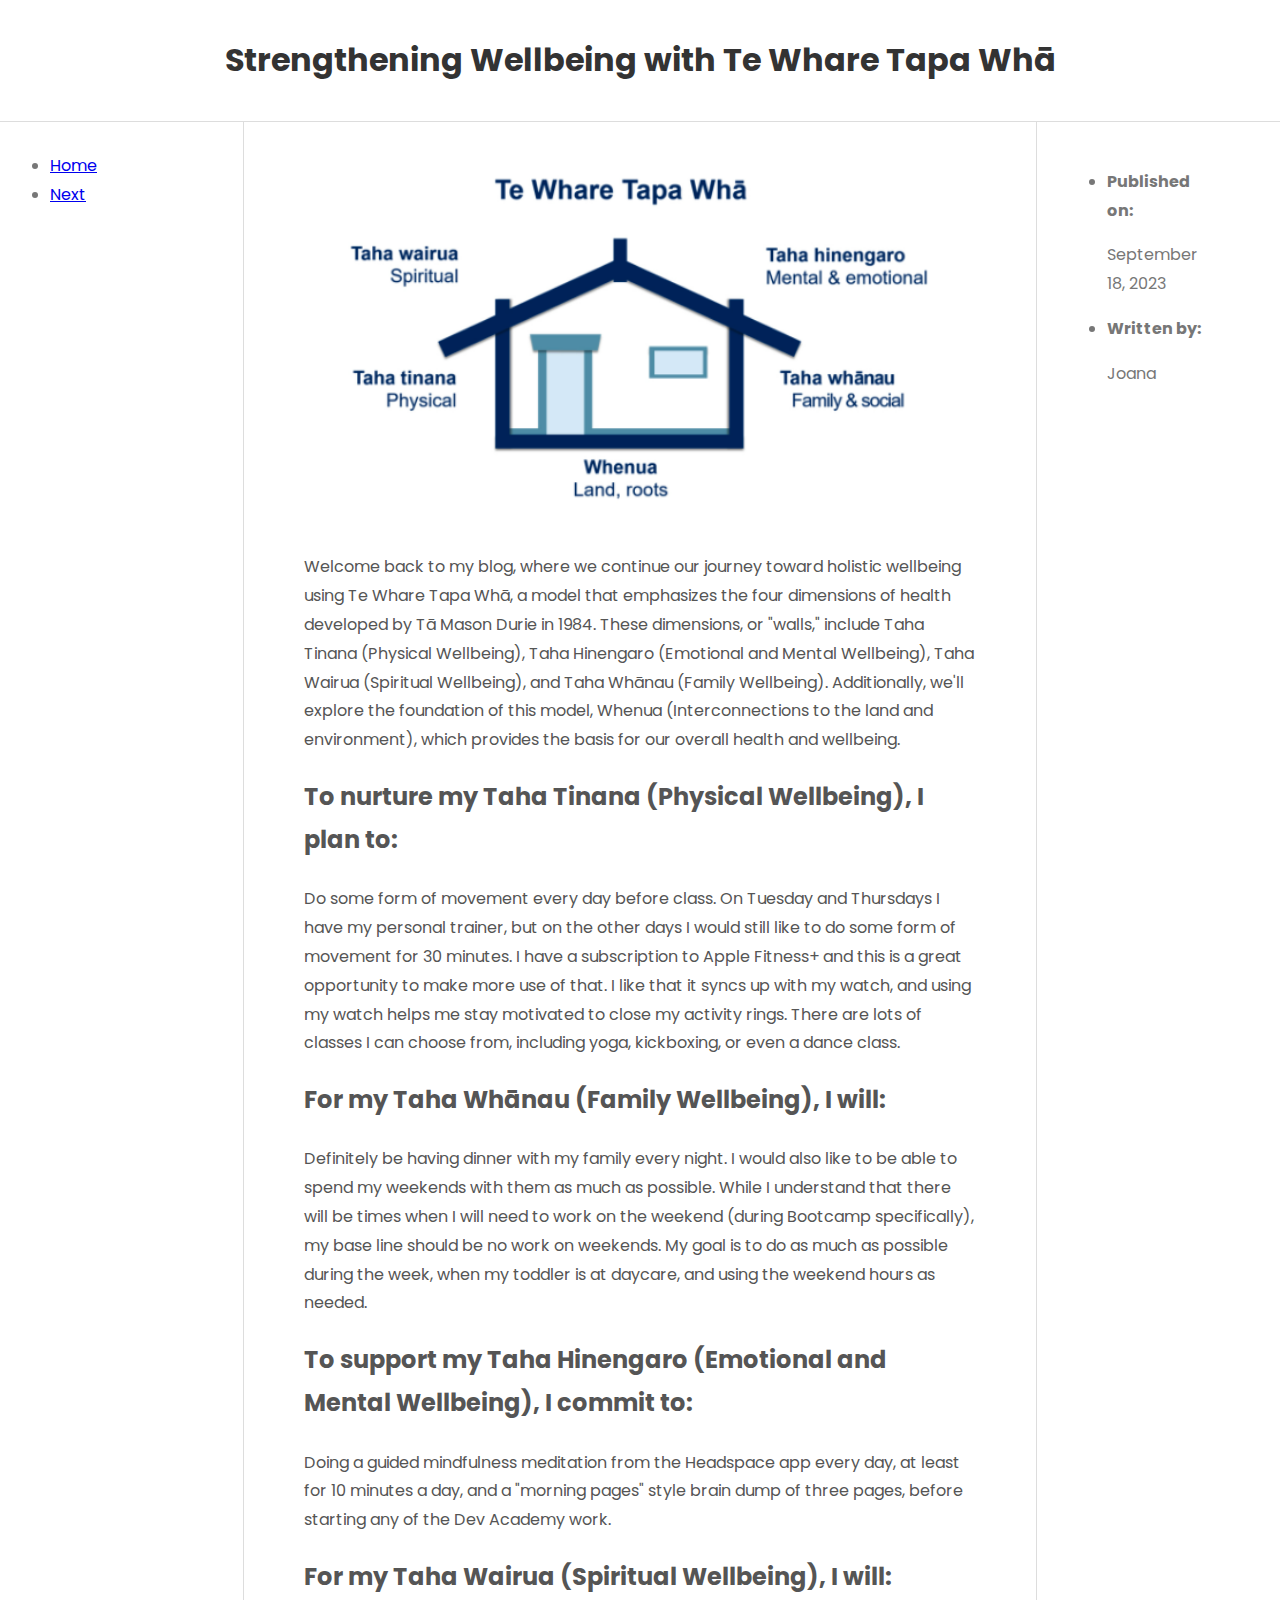
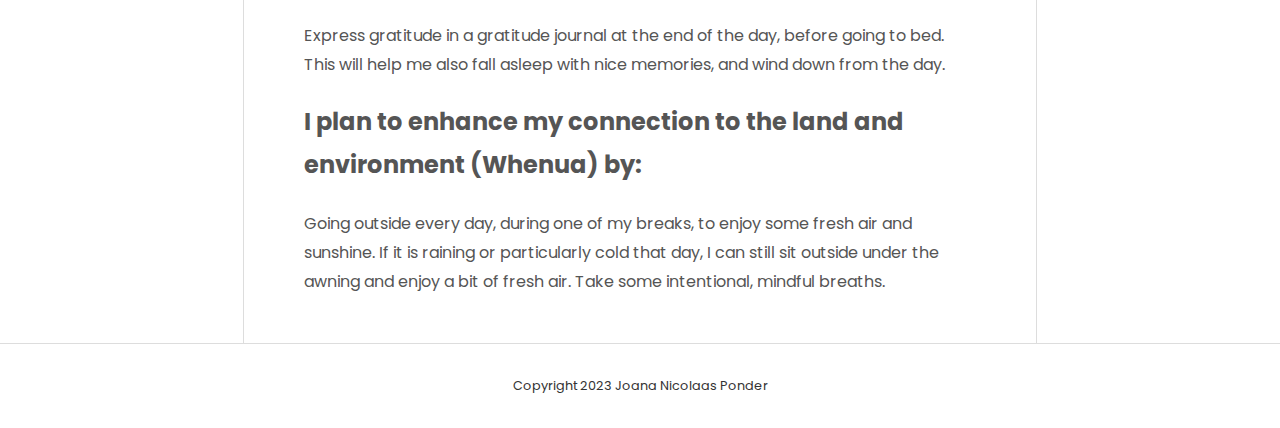
<file: blog/te-whare-tapa-wha.html>
<!DOCTYPE html>
<html>
  <head>
    <title>Strengthening Wellbeing with Te Whare Tapa Whā</title>
    <meta charset="UTF-8" />
    <link href="/styles/blog.css" rel="stylesheet" type="text/css" />
  </head>

  <body>
    <div class="grid-container">
      <header>
        <h1>Strengthening Wellbeing with Te Whare Tapa Whā</h1>
      </header>

      <nav>
        <li><a href="/index.html">Home</a></li>
        <li><a href="/blog/neuroplasticity.html">Next</a></li>
      </nav>

      <article>
        <img
          src="/images/image.png"
          alt="te whare tapa wha model image via Dev Academy"
        />
        <p>
          Welcome back to my blog, where we continue our journey toward holistic
          wellbeing using Te Whare Tapa Whā, a model that emphasizes the four
          dimensions of health developed by Tā Mason Durie in 1984. These
          dimensions, or "walls," include Taha Tinana (Physical Wellbeing), Taha
          Hinengaro (Emotional and Mental Wellbeing), Taha Wairua (Spiritual
          Wellbeing), and Taha Whānau (Family Wellbeing). Additionally, we'll
          explore the foundation of this model, Whenua (Interconnections to the
          land and environment), which provides the basis for our overall health
          and wellbeing.
        </p>
        <p class="title">
          To nurture my Taha Tinana (Physical Wellbeing), I plan to:
        </p>
        <p>
          Do some form of movement every day before class. On Tuesday and
          Thursdays I have my personal trainer, but on the other days I would
          still like to do some form of movement for 30 minutes. I have a
          subscription to Apple Fitness+ and this is a great opportunity to make
          more use of that. I like that it syncs up with my watch, and using my
          watch helps me stay motivated to close my activity rings. There are
          lots of classes I can choose from, including yoga, kickboxing, or even
          a dance class.
        </p>
        <p class="title">For my Taha Whānau (Family Wellbeing), I will:</p>
        <p>
          Definitely be having dinner with my family every night. I would also
          like to be able to spend my weekends with them as much as possible.
          While I understand that there will be times when I will need to work
          on the weekend (during Bootcamp specifically), my base line should be
          no work on weekends. My goal is to do as much as possible during the
          week, when my toddler is at daycare, and using the weekend hours as
          needed.
        </p>
        <p class="title">
          To support my Taha Hinengaro (Emotional and Mental Wellbeing), I
          commit to:
        </p>
        <p>
          Doing a guided mindfulness meditation from the Headspace app every
          day, at least for 10 minutes a day, and a "morning pages" style brain
          dump of three pages, before starting any of the Dev Academy work.
        </p>
        <p class="title">For my Taha Wairua (Spiritual Wellbeing), I will:</p>
        <p>
          Express gratitude in a gratitude journal at the end of the day, before
          going to bed. This will help me also fall asleep with nice memories,
          and wind down from the day.
        </p>
        <p class="title">
          I plan to enhance my connection to the land and environment (Whenua)
          by:
        </p>
        <p>
          Going outside every day, during one of my breaks, to enjoy some fresh
          air and sunshine. If it is raining or particularly cold that day, I
          can still sit outside under the awning and enjoy a bit of fresh air.
          Take some intentional, mindful breaths.
        </p>
      </article>
      <aside>
        <ul>
          <li>
            <p><strong>Published on:</strong></p>
            <p>September 18, 2023</p>
          </li>

          <li>
            <p><strong>Written by: </strong></p>
            <p>Joana</p>
          </li>
        </ul>
      </aside>
      <footer><p>Copyright 2023 Joana Nicolaas Ponder</p></footer>
    </div>
  </body>
</html>
</file>
<file: assets/index-Dpt4_oC0.css>
@font-face{font-family:Lato;font-style:normal;font-display:swap;font-weight:400;src:url(/assets/lato-latin-ext-400-normal-C8eBZ-j2.woff2) format("woff2"),url([data-uri]) format("woff");unicode-range:U+0100-02AF,U+0304,U+0308,U+0329,U+1E00-1E9F,U+1EF2-1EFF,U+2020,U+20A0-20AB,U+20AD-20C0,U+2113,U+2C60-2C7F,U+A720-A7FF}@font-face{font-family:Lato;font-style:normal;font-display:swap;font-weight:400;src:url(/assets/lato-latin-400-normal-BEhtfm5r.woff2) format("woff2"),url(/assets/lato-latin-400-normal-B11PyLys.woff) format("woff");unicode-range:U+0000-00FF,U+0131,U+0152-0153,U+02BB-02BC,U+02C6,U+02DA,U+02DC,U+0304,U+0308,U+0329,U+2000-206F,U+2074,U+20AC,U+2122,U+2191,U+2193,U+2212,U+2215,U+FEFF,U+FFFD}@font-face{font-family:Lato;font-style:normal;font-display:swap;font-weight:700;src:url(/assets/lato-latin-ext-700-normal-C5WWfNwx.woff2) format("woff2"),url([data-uri]) format("woff");unicode-range:U+0100-02AF,U+0304,U+0308,U+0329,U+1E00-1E9F,U+1EF2-1EFF,U+2020,U+20A0-20AB,U+20AD-20C0,U+2113,U+2C60-2C7F,U+A720-A7FF}@font-face{font-family:Lato;font-style:normal;font-display:swap;font-weight:700;src:url(/assets/lato-latin-700-normal-BUGMgin4.woff2) format("woff2"),url(/assets/lato-latin-700-normal-DAdL7O4w.woff) format("woff");unicode-range:U+0000-00FF,U+0131,U+0152-0153,U+02BB-02BC,U+02C6,U+02DA,U+02DC,U+0304,U+0308,U+0329,U+2000-206F,U+2074,U+20AC,U+2122,U+2191,U+2193,U+2212,U+2215,U+FEFF,U+FFFD}@font-face{font-family:Merriweather;font-style:normal;font-display:swap;font-weight:400;src:url(/assets/merriweather-cyrillic-ext-400-normal-2Q04MDyi.woff2) format("woff2"),url(/assets/merriweather-cyrillic-ext-400-normal-CZtPT8sU.woff) format("woff");unicode-range:U+0460-052F,U+1C80-1C88,U+20B4,U+2DE0-2DFF,U+A640-A69F,U+FE2E-FE2F}@font-face{font-family:Merriweather;font-style:normal;font-display:swap;font-weight:400;src:url(/assets/merriweather-cyrillic-400-normal-BVsZi-3f.woff2) format("woff2"),url(/assets/merriweather-cyrillic-400-normal-BzzSMLri.woff) format("woff");unicode-range:U+0301,U+0400-045F,U+0490-0491,U+04B0-04B1,U+2116}@font-face{font-family:Merriweather;font-style:normal;font-display:swap;font-weight:400;src:url(/assets/merriweather-vietnamese-400-normal-DN7nXmm7.woff2) format("woff2"),url(/assets/merriweather-vietnamese-400-normal-BchaKGL9.woff) format("woff");unicode-range:U+0102-0103,U+0110-0111,U+0128-0129,U+0168-0169,U+01A0-01A1,U+01AF-01B0,U+0300-0301,U+0303-0304,U+0308-0309,U+0323,U+0329,U+1EA0-1EF9,U+20AB}@font-face{font-family:Merriweather;font-style:normal;font-display:swap;font-weight:400;src:url(/assets/merriweather-latin-ext-400-normal-DH_FFfA1.woff2) format("woff2"),url(/assets/merriweather-latin-ext-400-normal-BWXNz8rE.woff) format("woff");unicode-range:U+0100-02AF,U+0304,U+0308,U+0329,U+1E00-1E9F,U+1EF2-1EFF,U+2020,U+20A0-20AB,U+20AD-20C0,U+2113,U+2C60-2C7F,U+A720-A7FF}@font-face{font-family:Merriweather;font-style:normal;font-display:swap;font-weight:400;src:url(/assets/merriweather-latin-400-normal-Dlx1w5Ul.woff2) format("woff2"),url(/assets/merriweather-latin-400-normal-CpfB0N6o.woff) format("woff");unicode-range:U+0000-00FF,U+0131,U+0152-0153,U+02BB-02BC,U+02C6,U+02DA,U+02DC,U+0304,U+0308,U+0329,U+2000-206F,U+2074,U+20AC,U+2122,U+2191,U+2193,U+2212,U+2215,U+FEFF,U+FFFD}@font-face{font-family:Merriweather;font-style:normal;font-display:swap;font-weight:700;src:url(/assets/merriweather-cyrillic-ext-700-normal-Babi87f-.woff2) format("woff2"),url(/assets/merriweather-cyrillic-ext-700-normal-D5vnpbgV.woff) format("woff");unicode-range:U+0460-052F,U+1C80-1C88,U+20B4,U+2DE0-2DFF,U+A640-A69F,U+FE2E-FE2F}@font-face{font-family:Merriweather;font-style:normal;font-display:swap;font-weight:700;src:url(/assets/merriweather-cyrillic-700-normal-rgxhLSfj.woff2) format("woff2"),url(/assets/merriweather-cyrillic-700-normal-BYeMyvve.woff) format("woff");unicode-range:U+0301,U+0400-045F,U+0490-0491,U+04B0-04B1,U+2116}@font-face{font-family:Merriweather;font-style:normal;font-display:swap;font-weight:700;src:url(/assets/merriweather-vietnamese-700-normal-BIskZwAq.woff2) format("woff2"),url(/assets/merriweather-vietnamese-700-normal-PDG6c8Dt.woff) format("woff");unicode-range:U+0102-0103,U+0110-0111,U+0128-0129,U+0168-0169,U+01A0-01A1,U+01AF-01B0,U+0300-0301,U+0303-0304,U+0308-0309,U+0323,U+0329,U+1EA0-1EF9,U+20AB}@font-face{font-family:Merriweather;font-style:normal;font-display:swap;font-weight:700;src:url(/assets/merriweather-latin-ext-700-normal-C7IhDzgl.woff2) format("woff2"),url(/assets/merriweather-latin-ext-700-normal-DLeVmk_p.woff) format("woff");unicode-range:U+0100-02AF,U+0304,U+0308,U+0329,U+1E00-1E9F,U+1EF2-1EFF,U+2020,U+20A0-20AB,U+20AD-20C0,U+2113,U+2C60-2C7F,U+A720-A7FF}@font-face{font-family:Merriweather;font-style:normal;font-display:swap;font-weight:700;src:url(/assets/merriweather-latin-700-normal-DGwZkYjf.woff2) format("woff2"),url(/assets/merriweather-latin-700-normal-BqSr6-RI.woff) format("woff");unicode-range:U+0000-00FF,U+0131,U+0152-0153,U+02BB-02BC,U+02C6,U+02DA,U+02DC,U+0304,U+0308,U+0329,U+2000-206F,U+2074,U+20AC,U+2122,U+2191,U+2193,U+2212,U+2215,U+FEFF,U+FFFD}
</file>
<file: styles/blog.css>
@import url('https://fonts.googleapis.com/css2?family=Poppins:wght@200;400;500;600;800&family=VT323&display=swap');

body {
  margin: 0;
  font-family: 'Poppins', sans-serif;
  line-height: 1.5;
  font-size: 16px;
  color: #333;
}

ul,
li {
  padding: 0;
  margin-left: 20px;
  margin-right: 20px;
  line-height: 1.8em;
  color: #777;
}

.grid-container {
  display: grid;
  grid-template-columns: 1fr 3fr 1fr;
  column-gap: 30px;
}

header {
  grid-column: span 3;
  text-align: center;
  border-bottom: 1px solid #ddd;
  padding: 15px;
}

nav {
  padding: 30px;
  border-right: 1px solid #ddd;
}

nav li {
  text-decoration: underline;
}

article {
  padding: 30px;
}

article h2 {
  font-size: 3em;
  max-width: 800px;
}

article img {
  width: 100%;
}

article p {
  margin-top: 20px;
  line-height: 1.8em;
  color: #555;
}

aside {
  padding: 30px;
  border-left: 1px solid #ddd;
}

footer {
  grid-column: span 3;
  text-align: center;
  border-top: 1px solid #ddd;
  padding: 20px;
  font-size: 0.8em;
}

.title {
  font-size: 1.5em;
  font-weight: bold;
}

@media screen and (max-width: 1200px) {
  .grid-container {
    grid-template-columns: 1fr 2fr 1fr;
    column-gap: 20px;
  }

  nav {
    grid-column: span 3;
    border-right: 0;
    border-bottom: 1px solid #ddd;
    padding: 20px;
  }

  nav li {
    display: inline-block;
    margin-right: 10px;
    font-size: 1em;
  }

  article {
    grid-column: span 3;
    padding: 20px;
  }

  article h2 {
    font-size: 2.5em;
  }

  aside {
    padding: 20px;
  }

  footer {
    padding: 20px;
    font-size: 0.7em;
  }
}

@media screen and (max-width: 980px) {
  .grid-container {
    grid-template-columns: 1fr;
    column-gap: 0;
  }

  nav,
  article,
  aside {
    grid-column: span 3;
    padding: 15px;
  }

  aside {
    border-left: 0;
    border-top: 1px solid #ddd;
  }

  article h2 {
    font-size: 2em;
  }

  nav li {
    display: block;
    margin-bottom: 10px;
  }

  footer {
    font-size: 0.7em;
    padding: 15px;
  }
}

@media screen and (max-width: 600px) {
  body {
    font-size: 14px;
    line-height: 1.6;
  }

  nav,
  article,
  aside {
    padding: 10px;
  }

  article h2 {
    font-size: 1.8em;
  }

  nav li {
    font-size: 0.9em;
  }

  footer {
    font-size: 0.6em;
    padding: 10px;
  }
}

#catch {
  color: rgb(234, 115, 35);
  font-weight: bolder;
  font-style: italic;
}

.heading {
  text-align: center;
  font-size: 1.7em;
  text-decoration: underline;
  color: black;
}

.caption {
  font-style: italic;
  color: #555;
  text-align: center;
  margin-top: 0.1em;
  font-size: 0.8em;
}
</file>
<file: styles/main.css>
@import url('https://fonts.googleapis.com/css2?family=Poppins:wght@200;400;500;600;800&family=VT323&display=swap');

body {
  margin: 0;
  font-family: 'Poppins';
  background-color: white;
}

header {
  border-bottom: 1px solid lightgrey;

  padding-bottom: 20px;
  text-align: center;
  padding-top: 20px;
}

.grid-container {
  display: grid;
  grid-template-columns: 1fr 1fr 1fr;
}

.about-me {
  grid-column: span 3;
  display: grid;
  grid-template-columns: 1fr 1fr;
  grid-gap: 60px;
  align-items: center;
  border-bottom: 1px solid lightgrey;
  padding-bottom: 40px;
  padding-top: 20px;
  margin-left: 20px;
  margin-right: 20px;
}

.about-me img {
  width: 50%;
  border: 4px solid white;
  border-radius: 8px;
  margin-left: 150px;
}

.about-text h2 {
  margin: 20px 10px;
  text-align: center;
  font-size: 4em;
}

.about-text p {
  text-align: left;
}

.blog {
  grid-column: span 3;
  display: grid;
  grid-template-columns: 1fr 1fr 1fr;
  border-bottom: 1px solid lightgrey;
  padding-bottom: 40px;
  padding-top: 20px;
  margin-left: 20px;
  margin-right: 20px;
  align-items: center;
  grid-gap: 40px;
}

article p,
article h3,
article a {
  margin: 20px 10px;
}

.blog-header {
  grid-column: span 3;
  text-align: center;
}
article {
  display: none;
  justify-self: center;
  align-self: center;
  /* background-color:  */
  border: 1px solid lightgray;
  padding-top: 20px;
  padding-bottom: 20px;
  margin-left: 20px;
  margin-right: 20px;
  justify-content: center;
  align-content: center;
}

/* Hide all articles initially */
.blog article:not(.initial) {
  display: none;
}

/* Display the first three articles */
.blog article.initial {
  display: block;
}

ul,
li {
  padding: 0;
  list-style-type: none;
}

footer {
  grid-column: span 3;
  text-align: center;
  font-size: 0.5em;
}

.title {
  font-weight: bold;
  text-decoration: underline;
}

#catch {
  color: rgb(234, 115, 35);
  font-weight: bolder;
  font-style: italic;
}

.load-more {
  margin-top: 20px;
  display: inline-block;
  padding: 10px 30px;
  border: 1px solid lightgrey;
  color: black;
  font-size: 16px;
  justify-self: center;
  grid-column: span 3;
}

.load-more:hover {
  background-color: grey;
  border-color: grey;
  color: #fff;
}
/* RESPONSIVE */

@media screen and (max-width: 1100px) {
  .about-text h2 {
    margin: 20px 10px;
    text-align: center;
    font-size: 2em;
  }

  .about-text p {
    text-align: center;
    font-size: 1em;
  }
}

@media screen and (max-width: 700px) {
  .about-me {
    display: block;
  }
  .blog {
    display: block;
  }
}
</file>
